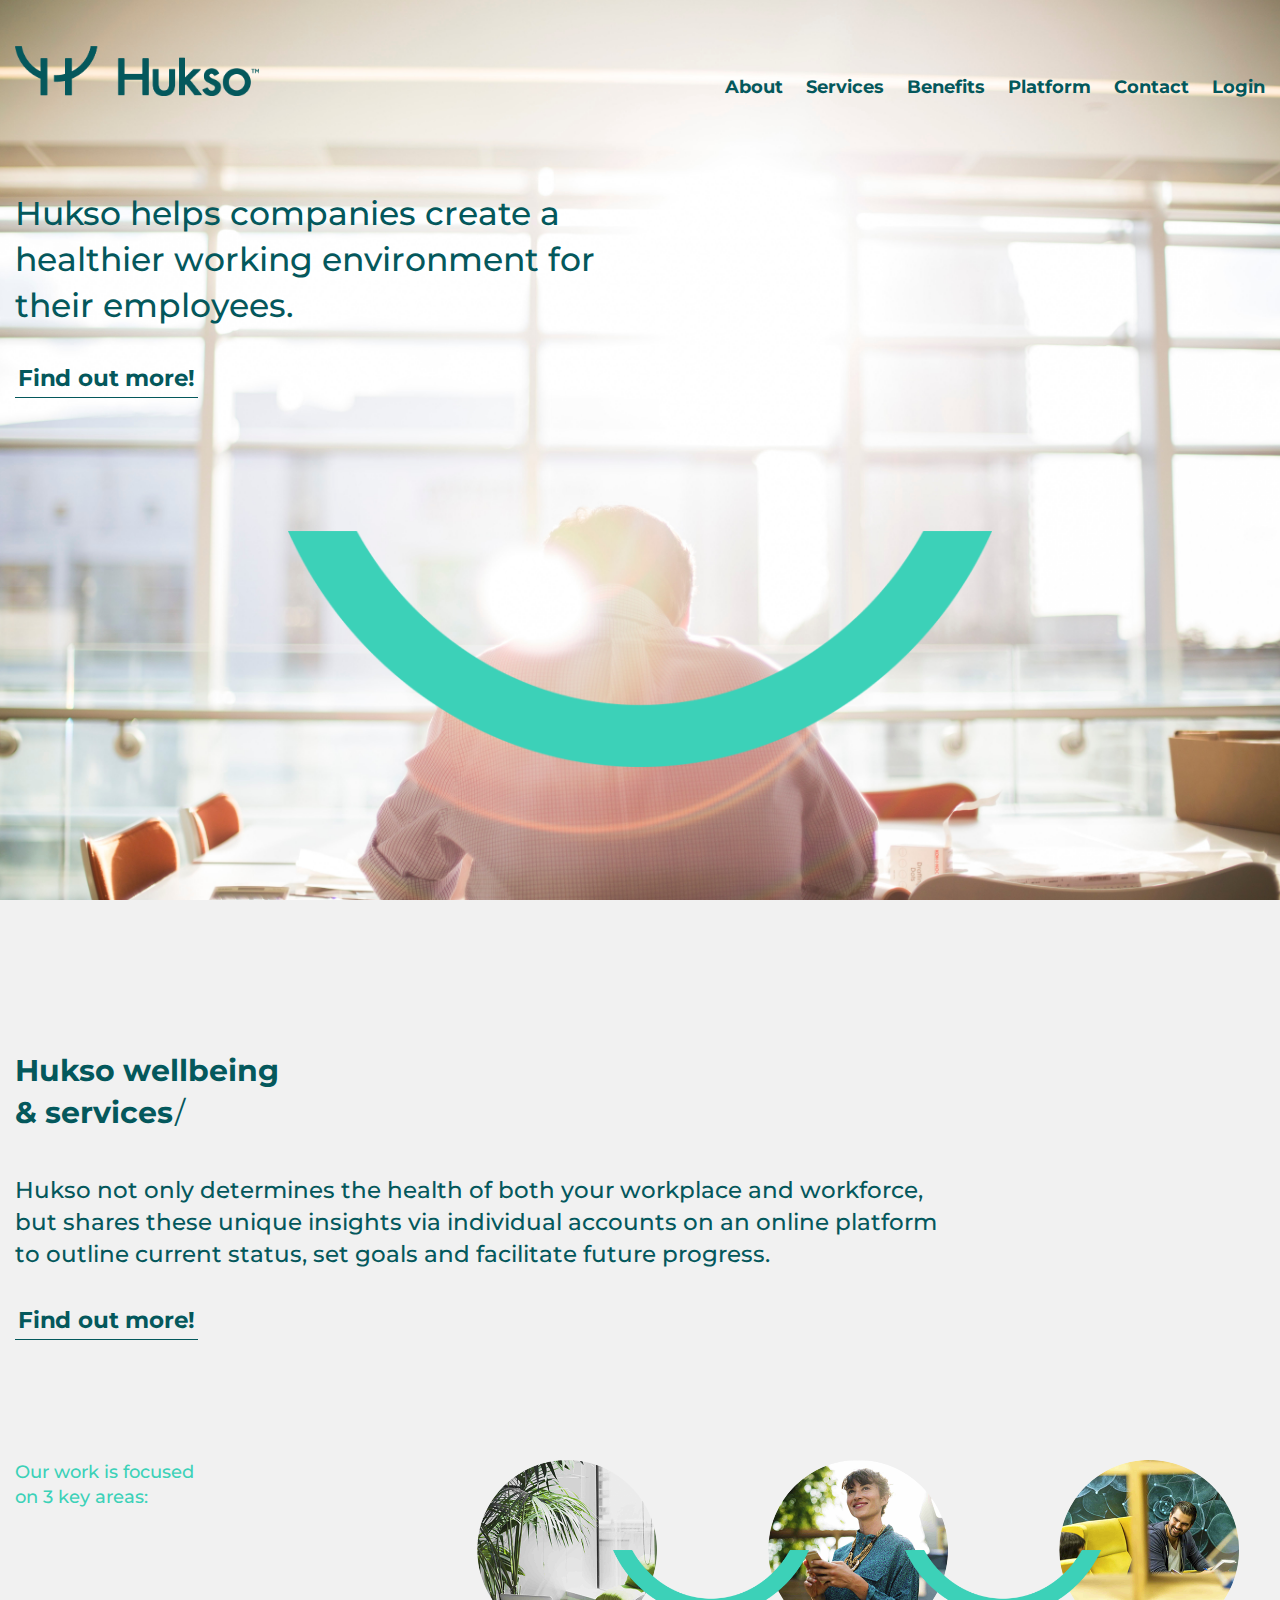
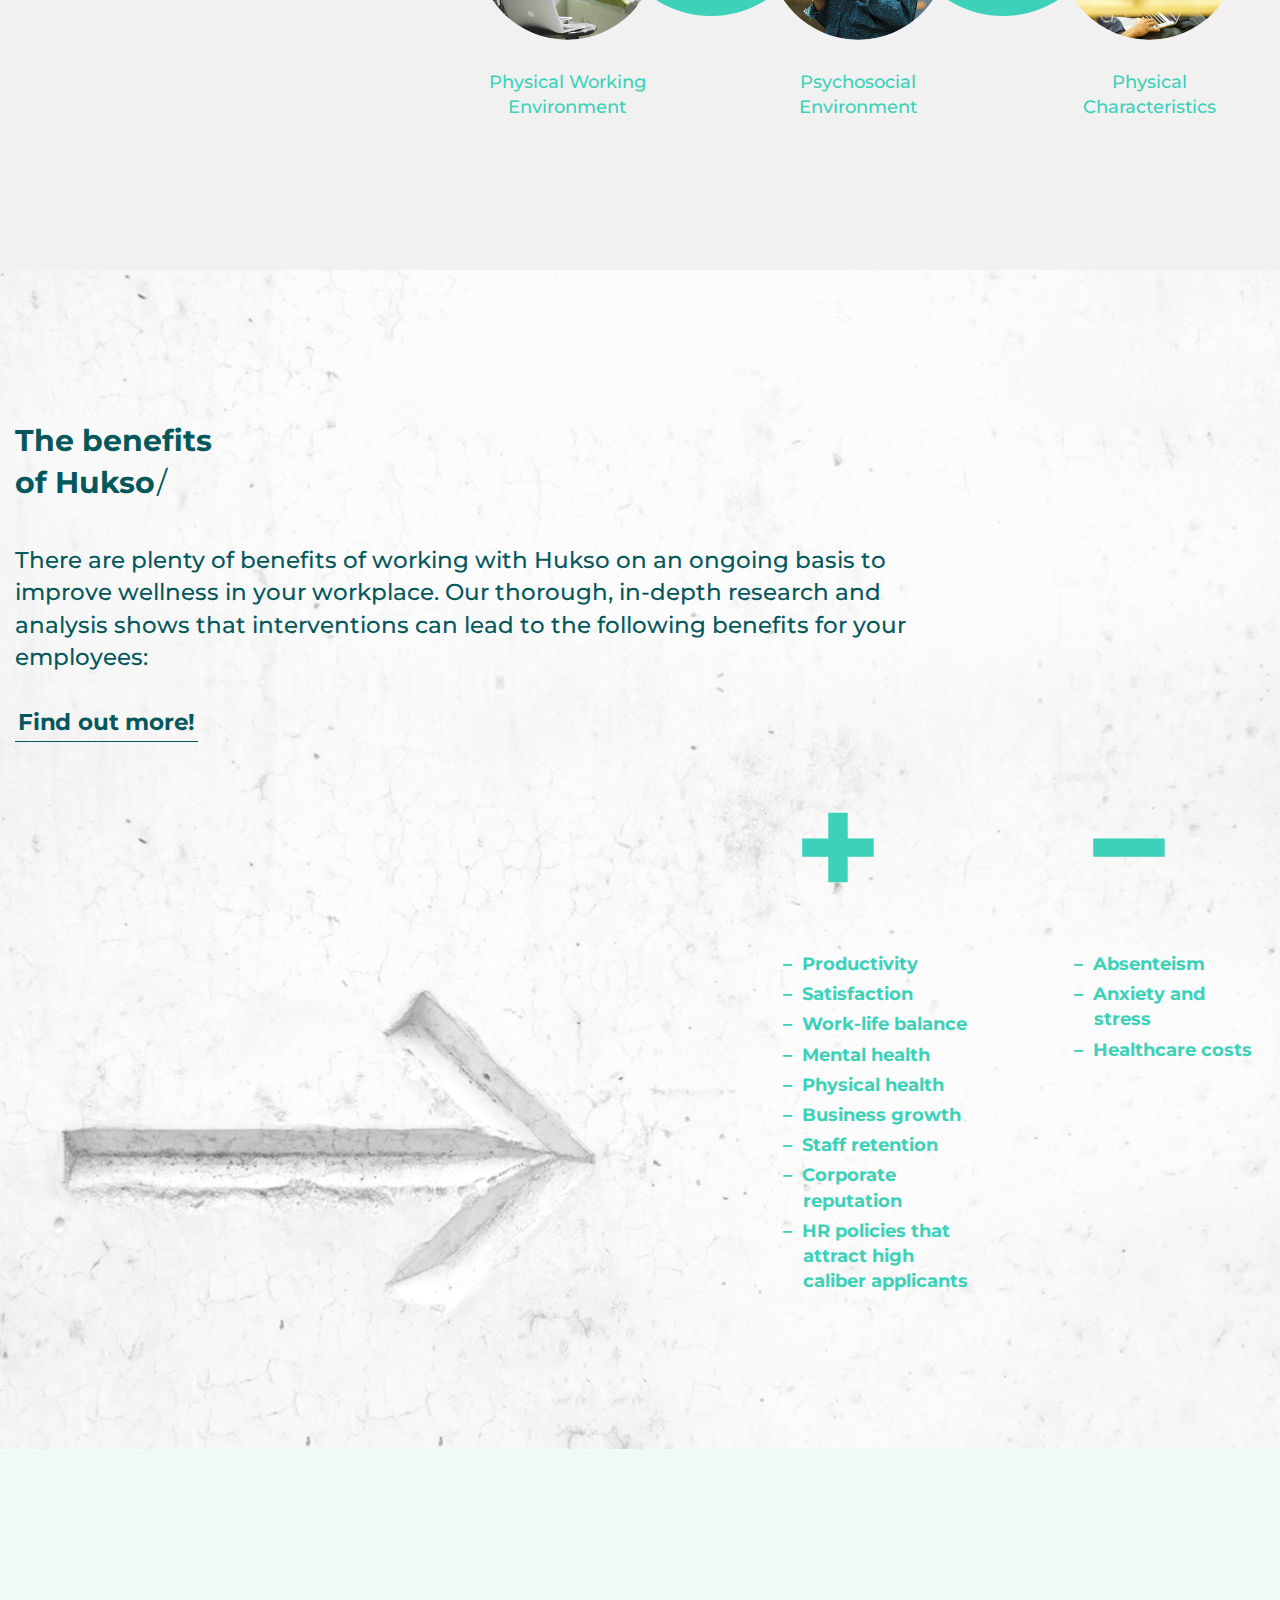
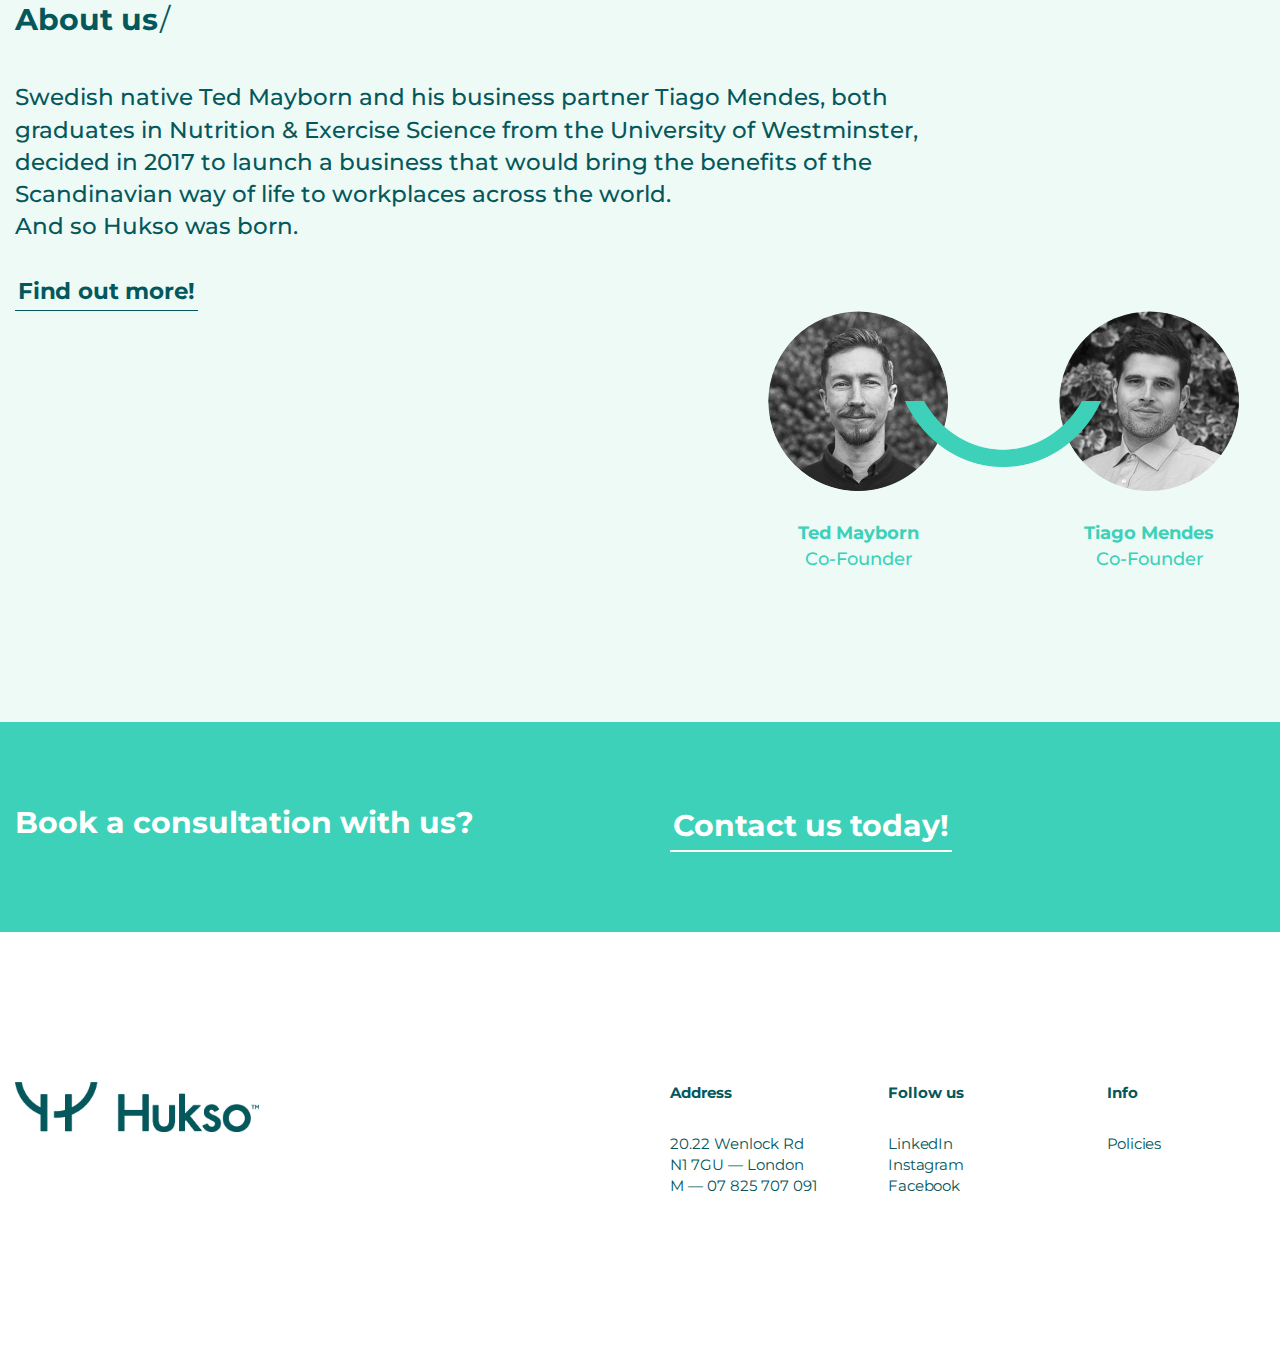
<file: index.html>
<!-- home-page -->

<!DOCTYPE html>
<html lang="en">
<head>
	
	<meta charset="UTF-8">

	<meta name="viewport" content="width=device-width, initial-scale=1">

	<meta name="description" content="Hukso helps companies create a healthier working environment for their employees.">

	<!-- favicon -->
	<link rel="icon" href="assets/img/hukso_icon.ico">

	<!-- Custom CSS -->
	<link rel="stylesheet" href="assets/css/style.css">

	<!-- Google fonts -->
	<link href="https://fonts.googleapis.com/css?family=Montserrat:400,500,700" rel="stylesheet"> 

	<title>Home - Hukso</title>

	<!--[if lt IE 9]> <script src="http://html5shim.googlecode.com/svn/trunk/html5.js"></script> <![endif]-->

</head>

<body class="site">

	<!-- header -->
  <header class="header">

  	<div class="row">

  		<div class="col-1-of-4">

	  		<!-- logo -->
				<a href="index.html" class="header__logo-box">

					<img src="assets/img/hukso-logo.png" alt="logo" class="header__logo">

				</a>

			</div>

			<div class="col-3-of-4">

				<div class="navigation">

					<!-- smaller devices navigation -->
					<input type="checkbox" class="navigation__checkbox" id="navi-toggle">
	
					<label for="navi-toggle" class="navigation__button">
						
						<!-- navigation icon -->
						<span class="navigation__icon"></span>

					</label>

					<!-- smaller devices navigation background -->
					<div class="navigation__background">&nbsp;</div>
					
					<!-- navigation links -->
					<nav class="navigation__nav">
						
						<ul class="navigation__list">
							<li class="navigation__item"><a href="about.html" class="navigation__link">about</a></li>
							<li class="navigation__item"><a href="services.html" class="navigation__link">services</a></li>
							<li class="navigation__item"><a href="benefits.html" class="navigation__link">benefits</a></li>
							<li class="navigation__item"><a href="platform.html" class="navigation__link">platform</a></li>
							<li class="navigation__item"><a href="contact.html" class="navigation__link">contact</a></li>
							<li class="navigation__item"><a href="https://hukso.com/signin" class="navigation__link">login</a></li>
						</ul>

					</nav>

				</div>

			</div>
		
		</div>

  </header>

<!-- Index Hero Section -->
<section class="hero hero__index">

	<div class="row hero__copy">

		<div class="col-2-of-4">

			<h1 class="heading-primary">

				Hukso helps companies create a healthier working environment for their employees.

			</h1>
			
			<a href="services.html" class="btn-text">Find out more!</a>

		</div>

	</div>

	<div class="hero__smile-box">	

		<img src="assets/img/hukso-smile.png" alt="hukso logo" class="hero__smile">

	</div>


</section>

<!-- Index Services Section -->
<section class="index-services u-section-padding">

	<div class="row">

		<div class="col-3-of-4">

			<h2 class="heading-secondary u-margin-bottom-medium">Hukso wellbeing 
				<br>&amp; services<span class="slash">&#47;</span>
			</h2>

			<h3 class="heading-tertiary u-margin-bottom-small">Hukso not only determines the health of both your workplace and workforce, but shares these unique insights via individual accounts on an online platform to outline current status, set goals and facilitate future progress.</h3>

			<a href="services.html" class="btn-text u-margin-bottom-medium">Find out more!</a>

		</div>

	</div>

	<div class="row">

		<div class="col-1-of-3">

			<h4 class="heading-quaternary">Our work is focused<br>on 3 key areas:</h4>
			
		</div>

		<div class="col-2-of-3 u-margin-bottom-none">
			
			<div class="col-1-of-3">
				
				<div class="round-section round-section__smile">

					<figure class="round-section__shape">

						<img src="assets/img/index-services-1-clipped.png" alt="a work desk" class="round-section__img round-section__img--1">

					</figure>

					<h4 class="heading-quaternary">Physical Working  <br>Environment</h4>

				</div>

			</div>

			<div class="col-1-of-3">

				<div class="round-section round-section__smile">

					<figure class="round-section__shape">

						<img src="assets/img/index-services-2-clipped.png" alt="a colleague texting on her phone" class="round-section__img round-section__img--2">

					</figure>

					<h4 class="heading-quaternary">Psychosocial  <br>Environment</h4>

				</div>

			</div>

			<div class="col-1-of-3 u-margin-bottom-none">
				
				<div class="round-section">

					<figure class="round-section__shape">

						<img src="assets/img/index-services-3-clipped.png" alt="colleagues discussing" class="round-section__img round-section__img--3">

					</figure>

					<h4 class="heading-quaternary">Physical <br>Characteristics</h4>

				</div>

			</div>

		</div>

	</div>

</section>

<!-- Index Benefits Section -->
<section id="index-benefits" class="index-benefits u-section-padding">

	<div class="row">

		<div class="col-3-of-4 u-margin-bottom-none">

			<h2 class="heading-secondary u-margin-bottom-medium">The benefits
				<br>of Hukso<span class="slash">&#47;</span>
			</h2>

			<h3 class="heading-tertiary u-margin-bottom-small">There are plenty of benefits of working with Hukso on an ongoing basis to improve wellness in your workplace. Our thorough, in-depth research and analysis shows that interventions can lead to the following benefits for your employees:</h3>

			<a href="benefits.html" class="btn-text">Find out more!</a>

		</div>

	</div>	

		<div class="row">

		<div class="col-2-of-3">

			<div class="col-2-of-3">

				<div class="col-1-of-2 benefits-floated">
			
					<div class="index-benefits__list-box--1">
						
						<span class="index-benefits__sign">&plus;</span>

						<ul class="index-benefits__list heading-quaternary">
							<li>Productivity</li>
							<li>Satisfaction</li>
							<li>Work-life balance</li>
							<li>Mental health</li>
							<li>Physical health</li>
							<li>Business growth</li>
							<li>Staff retention</li>
							<li>Corporate reputation</li>
							<li>HR policies that attract high caliber applicants</li>
						</ul>

					</div>

				</div>

				<div class="col-1-of-2">

					<div class="index-benefits__list-box--2">
						
					<span class="index-benefits__sign">&minus;</span>

						<ul class="index-benefits__list heading-quaternary">
							<li>Absenteism</li>
							<li>Anxiety and stress</li>
							<li>Healthcare costs</li>
						</ul>

					</div>

				</div>

			</div>

		</div>

	</div>

</section>

<!-- Index About Section -->
<section class="index-about u-section-padding">

	<div class="row">

		<div class="col-3-of-4">

			<h2 class="heading-secondary u-margin-bottom-medium">About us<span class="slash">&#47;</span>
			</h2>

			<h3 class="heading-tertiary u-margin-bottom-small">Swedish native Ted Mayborn and his business partner Tiago Mendes, both graduates in Nutrition &amp; Exercise Science from the University of Westminster, decided in 2017 to launch a business that would bring the benefits of the Scandinavian way of life to workplaces across the world. <br>And so Hukso was born.
			</h3>

			<a href="about.html" class="btn-text u-margin-bottom-medium">Find out more!</a>

		</div>

	</div>

	<div class="row">

		<div class="col-2-of-3 float-right u-margin-bottom-none">
			
			<div class="col-1-of-3 u-margin-bottom-none">&nbsp;</div>

			<div class="col-1-of-3">

				<a href="about.html#about-team" class="member">

					<div class="round-section round-section__smile">

						<figure class="round-section__shape">

							<img src="assets/img/ted-clipped.png" alt="Ted Mayborn CEO" class="team-member__img team-member__img--ted round-section__img--4">

						</figure>

						<h4 class="heading-quaternary"><span class="ceo">Ted Mayborn</span>Co-Founder</h4>

					</div>

				</a>

			</div>

			<div class="col-1-of-3 u-margin-bottom-none">

				<a href="about.html#about-team" class="member">

				
				<div class="round-section">

					<figure class="round-section__shape">

						<img src="assets/img/tiago-clipped.png" alt="Tiago Mendes COO" class="team-member__img team-member__img--tiago round-section__img--5">

					</figure>

					<h4 class="heading-quaternary"><span class="ceo">Tiago Mendes</span>Co-Founder</h4>

				</div>

				</a>

			</div>

		</div>

	</div>

</section>

<!-- Call To Action -->
<section class="call-to-action">
	
	<div class="row">

		<div class="col-1-of-2">

			<h2 class="heading-secondary u-margin-bottom-none">Book a consultation with us?</h2>

		</div>

		<div class="col-1-of-2 u-margin-bottom-none">

			<a href="contact.html" class="btn-text btn-text--cta">Contact us today!</a>

		</div>

	</div>

</section>

<!-- Footer -->
<footer class="footer u-section-padding">

  <div class="row">

    <div class="col-1-of-2">
      <a href="index.html"><img src="assets/img/hukso-logo.png" alt="logo" class="footer__logo"></a>
    </div>

    <div class="col-1-of-2 u-margin-bottom-none contact-menu">
      
      <div class="col-1-of-3">

        <p class="paragraph u-text-bold">Address</p>

        <ul class="paragraph"> 
          <li>20.22 Wenlock Rd</li>
          <li>N1 7GU &mdash; London</li>          
          <li>M &mdash; 07 825 707 091</li>
        </ul>

      </div>

      <div class="col-1-of-3">
        
        <p class="paragraph u-text-bold">Follow us</p>

        <ul class="paragraph social-media">

          <li><a href="https://uk.linkedin.com/in/ted-mayborn-b1b30913" target="_blank" class="btn-text btn-text--footer">LinkedIn</a></li>

          <li><a href="https://www.instagram.com/hukso/" target="_blank" class="btn-text btn-text--footer">Instagram</a></li>

          <li><a href="https://www.facebook.com/huksoltd/" target="_blank" class="btn-text btn-text--footer">Facebook</a></li>

        </ul>

      </div>

      <div class="col-1-of-3 u-margin-bottom-none">
        
        <p class="paragraph u-text-bold">Info</p>

        <a href="policies.html" class="btn-text btn-text--footer">Policies</a>

      </div>

    </div>

  </div>

</footer>

</body> <!-- end of site -->

</html>
</file>
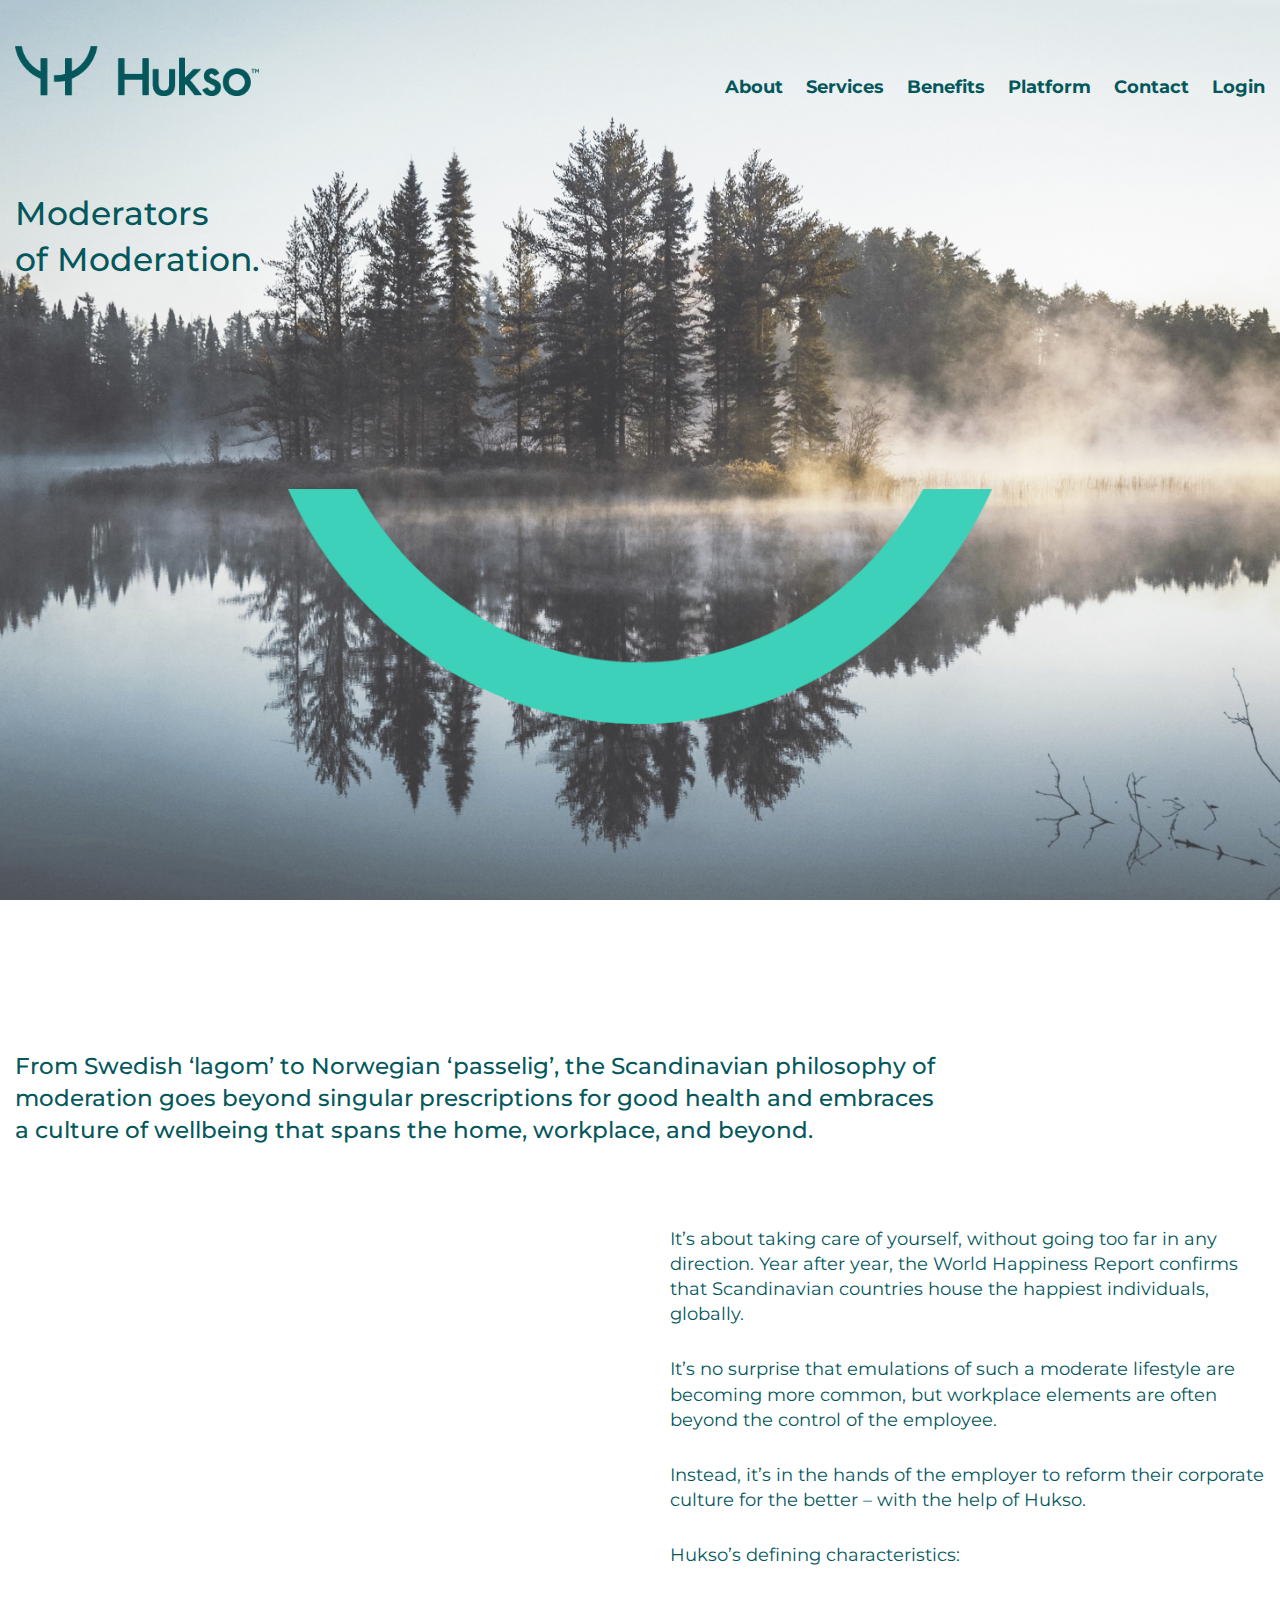
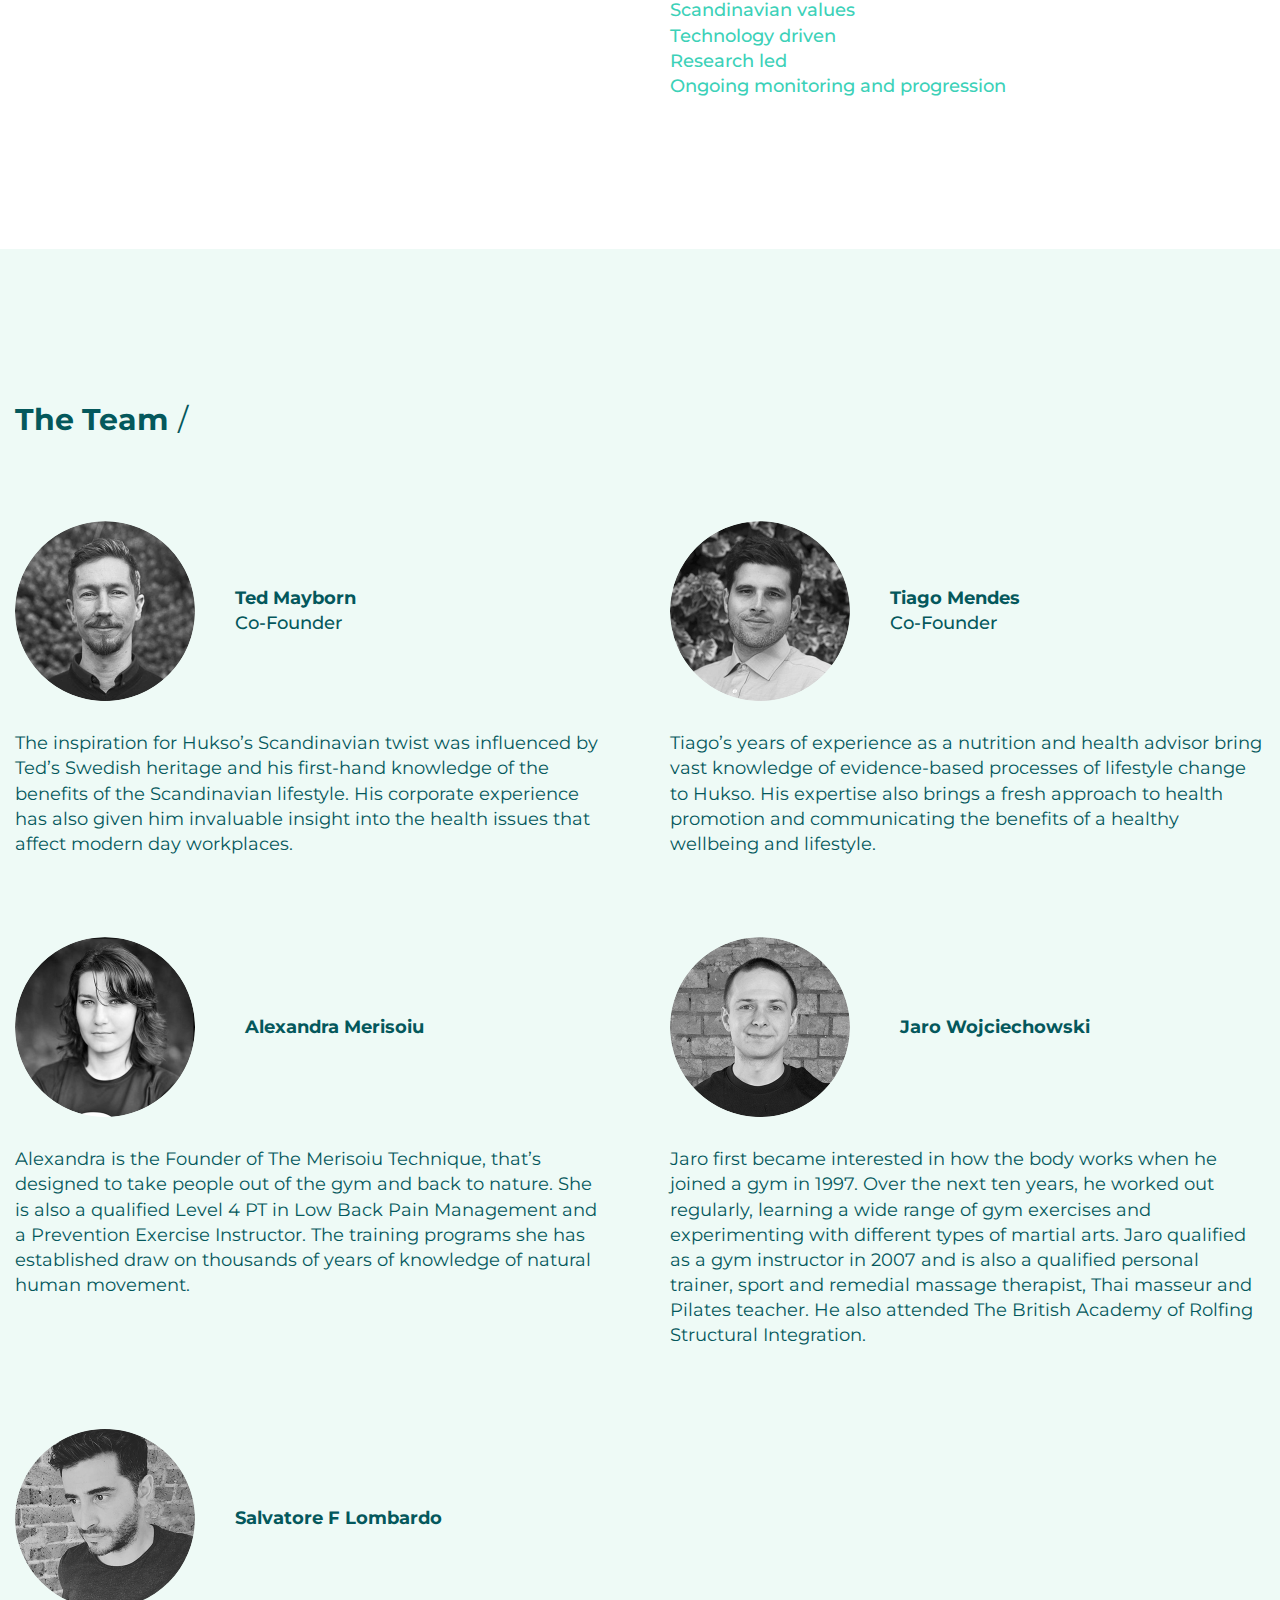
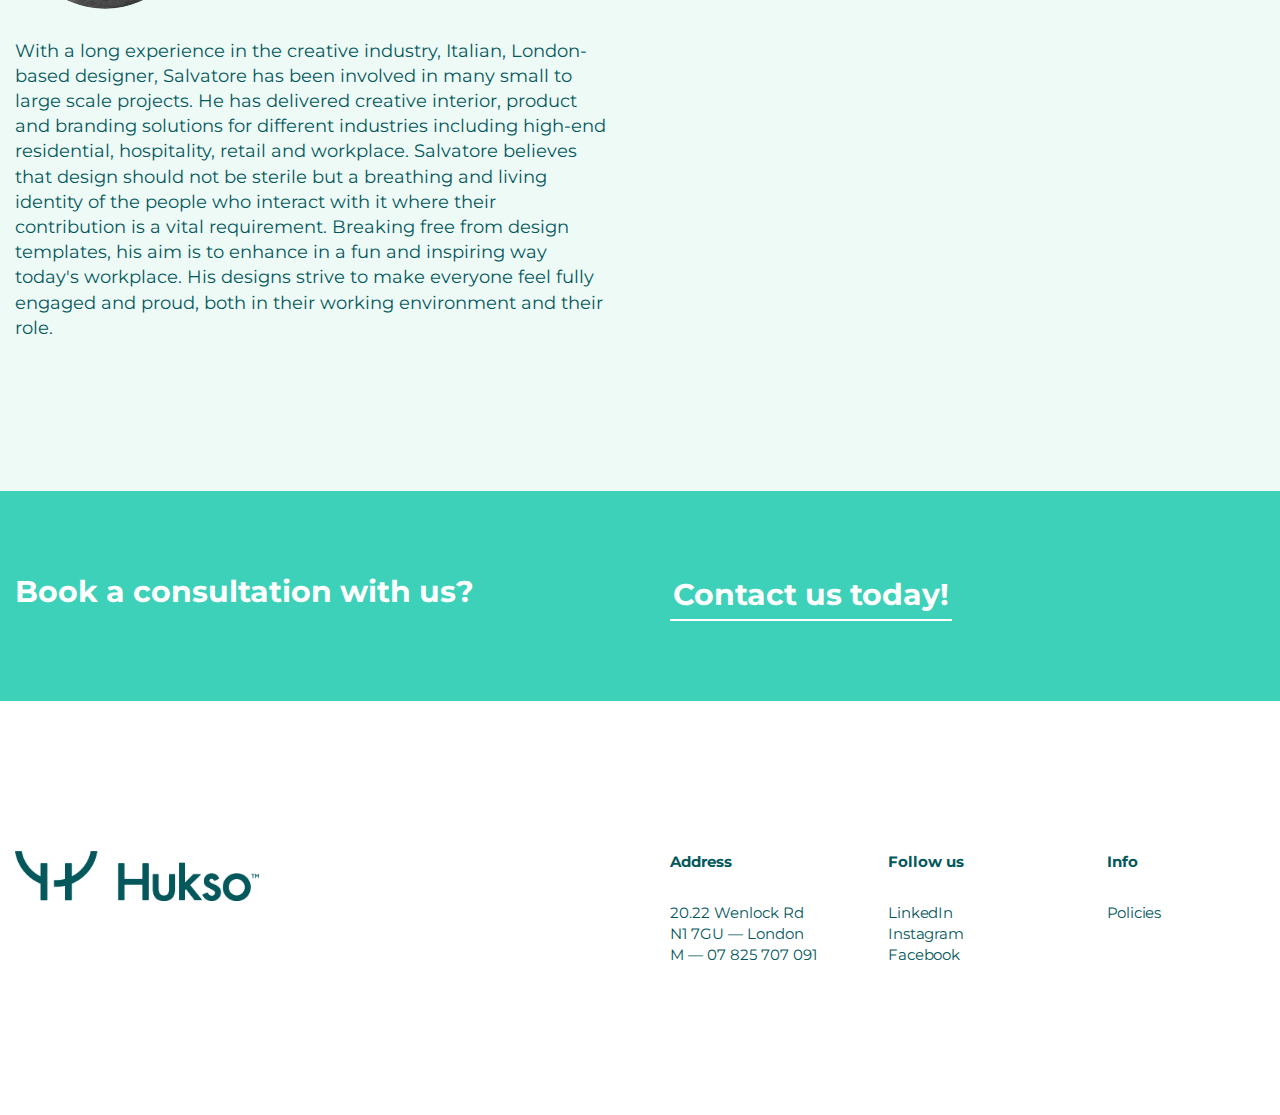
<file: about.html>
<!-- about-page -->

<!DOCTYPE html>
<html lang="en">
<head>

	<meta charset="UTF-8">
	
	<meta name="viewport" content="width=device-width, initial-scale=1">

	<meta name="description" content="Hukso uses a unique combination of assessments to gather the vital data needed to generate corporate wellness recommendations for our clients.">

	<!-- favicon -->
	<link rel="icon" href="assets/img/hukso_icon.ico">

	<!-- Custom CSS -->
	<link rel="stylesheet" href="assets/css/style.css">

	<!-- Google fonts -->
	<link href="https://fonts.googleapis.com/css?family=Montserrat:400,500,700" rel="stylesheet"> 

	<title>About - Hukso</title>

	<!--[if lt IE 9]> <script src="http://html5shim.googlecode.com/svn/trunk/html5.js"></script> <![endif]-->

</head>

<body class="site">

	<!-- header -->
  <header class="header">

  	<div class="row">

  		<div class="col-1-of-4">

	  		<!-- logo -->
				<a href="index.html" class="header__logo-box">

					<img src="assets/img/hukso-logo.png" alt="logo" class="header__logo">

				</a>

			</div>

			<div class="col-3-of-4">

				<div class="navigation">

					<!-- smaller devices navigation -->
					<input type="checkbox" class="navigation__checkbox" id="navi-toggle">
	
					<label for="navi-toggle" class="navigation__button">
						
						<!-- navigation icon -->
						<span class="navigation__icon"></span>

					</label>

					<!-- smaller devices navigation background -->
					<div class="navigation__background">&nbsp;</div>
					
					<!-- navigation links -->
					<nav class="navigation__nav">
						
						<ul class="navigation__list">
							<li class="navigation__item"><a href="about.html" class="navigation__link">about</a></li>
							<li class="navigation__item"><a href="services.html" class="navigation__link">services</a></li>
							<li class="navigation__item"><a href="benefits.html" class="navigation__link">benefits</a></li>
							<li class="navigation__item"><a href="platform.html" class="navigation__link">platform</a></li>
							<li class="navigation__item"><a href="contact.html" class="navigation__link">contact</a></li>
							<li class="navigation__item"><a href="https://hukso.com/signin" class="navigation__link">login</a></li>
						</ul>

					</nav>

				</div>

			</div>
		
		</div>

  </header>

<!-- About Hero Section -->
<section class="hero hero__about">
	
	<div class="row hero__copy">

		<div class="col-2-of-4">

			<h1 class="heading-primary">

				Moderators <br>of Moderation.

			</h1>

		</div>

	</div>
	
	<div class="hero__smile-box">

		<img src="assets/img/hukso-smile.png" alt="hukso logo" class="hero__smile">

	</div>

</section>

<!-- About Scandinavian Section -->
<section class="about-scandinavian u-section-padding">
	
	<div class="row">

		<div class="col-3-of-4">

			<h3 class="heading-tertiary">
				From Swedish ‘lagom’ to Norwegian ‘passelig’, the Scandinavian philosophy of moderation goes beyond singular prescriptions for good health and embraces a culture of wellbeing that spans the home, workplace, and beyond. 
			</h3>

		</div>

	</div>

	<div class="row">
		
		<div class="col-1-of-2 float-right u-margin-bottom-none">

			<p class="paragraph">
				It’s about taking care of yourself, without going too far in any direction. Year after year, the World Happiness Report confirms that Scandinavian countries house the happiest individuals, globally.
			</p>

			<p class="paragraph">
				It’s no surprise that emulations of such a moderate lifestyle are becoming more common, but workplace elements are often beyond the control of the employee. 			
			</p>

			<p class="paragraph">Instead, it’s in the hands of the employer to reform their corporate culture for the better – with the help of Hukso.</p>

			<p class="paragraph">Hukso’s defining characteristics:</p>

			<ul class="corporate-stats-list">
				<li>Scandinavian values</li>
				<li>Technology driven</li>
				<li>Research led</li>
				<li>Ongoing monitoring and progression</li>
			</ul>

		</div>
	</div>

</section>

<!-- About Team Section -->
<section id="about-team" class="about-team u-section-padding">
	
	<div class="row">
	
		<h2 class="heading-secondary">The Team <span class="slash">&#47;</span></h2>		

	</div>

	<div class="row">

		<div class="col-1-of-2">
			
			<figure class="team-member">

				<div class="team-member__id">
				
					<div class="team-member__shape">

						<img src="assets/img/ted-clipped.png" alt="Ted Mayborn CEO" class="team-member__img team-member__img--ted">

					</div>

					<h4 class="heading-quaternary team-member__name"><span class="ceo">Ted Mayborn</span>Co-Founder</h4>

				</div>

				<figcaption class="paragraph team-member__story">
					The inspiration for Hukso’s Scandinavian twist was influenced by Ted’s Swedish heritage and his first-hand knowledge of the benefits of the Scandinavian lifestyle. His corporate experience has also given him invaluable insight into the health issues that affect modern day workplaces.

				</figcaption>

			</figure>

		</div>

		<div class="col-1-of-2">

			<figure class="team-member">

				<div class="team-member__id">
				
					<div class="team-member__shape">

						<img src="assets/img/tiago-clipped.png" alt="Tiago Mendes CEO" class="team-member__img team-member__img--tiago">

					</div>

					<h4 class="heading-quaternary team-member__name"><span class="ceo">Tiago Mendes</span>Co-Founder</h4>

				</div>

				<figcaption class="paragraph team-member__story">
					Tiago’s years of experience as a nutrition and health advisor bring vast knowledge of evidence-based processes of lifestyle change to Hukso. His expertise also brings a fresh approach to health promotion and communicating the benefits of a healthy wellbeing and lifestyle.

				</figcaption>

			</figure>		

		</div>

	</div>

	<div class="row">

		<div class="col-1-of-2">
			
			<figure class="team-member team-member__link">

				<a href="https://themerisoiutechnique.com/"  target="_blank">

					<div class="team-member__id">
					
						<div class="team-member__shape">

							<img src="assets/img/alexandra-clipped.png" alt="Alexandra Merisoiu CEO" class="team-member__img team-member__img--alexandra">

						</div>

						<h4 class="heading-quaternary team-member__name"><span class="ceo">Alexandra Merisoiu</span></h4>

					</div>

					<figcaption class="paragraph team-member__story">
						Alexandra is the Founder of The Merisoiu Technique, that’s designed to take people out of the gym and back to nature. She is also a qualified Level 4 PT in Low Back Pain Management and a Prevention Exercise Instructor. The training programs she has established draw on thousands of years of knowledge of natural human movement.

					</figcaption>

				</a>

			</figure>

		</div>

		<div class="col-1-of-2">

			<figure class="team-member  team-member__link u-margin-bottom-none">

				<a href="https://www.rolfing-fitsmile-london.co.uk/rolfing-in-london/" target="_blank" class="team-member__wrapper">

					<div class="team-member__id">
					
						<div class="team-member__shape">

							<img src="assets/img/jaro-clipped.png" alt="Jaro Wojciechowski CEO" class="team-member__img team-member__img--jaro">

						</div>

						<h4 class="heading-quaternary team-member__name"><span class="ceo">Jaro Wojciechowski</span></h4>

					</div>

					<figcaption class="paragraph team-member__story">
						Jaro first became interested in how the body works when he joined a gym in 1997. Over the next ten years, he worked out regularly, learning a wide range of gym exercises and experimenting with different types of martial arts. Jaro qualified as a gym instructor in 2007 and is also a qualified personal trainer, sport and remedial massage therapist, Thai masseur and Pilates teacher. He also attended The British Academy of Rolfing Structural Integration.

					</figcaption>
				
				</a>	

			</figure>

		</div>

	</div>

	<div class="row">
		
		<div class="col-1-of-2 u-margin-bottom-none">

			<figure class="team-member u-margin-bottom-none">

				<div class="team-member__id">
				
					<div class="team-member__shape">

						<img src="assets/img/salvatore-clipped.png" alt="Salvatore interior designer" class="team-member__img team-member__img--salvatore">

					</div>

					<h4 class="heading-quaternary team-member__name"><span class="ceo">Salvatore F Lombardo</span></h4>

				</div>

				<figcaption class="paragraph team-member__story">
					With a long experience in the creative industry, Italian, London-based designer, Salvatore  has been involved in many small to large scale projects. 
He has delivered creative interior, product and branding solutions for different industries including high-end residential, hospitality, retail and workplace. 
Salvatore believes that design should not be sterile but a breathing and living identity of the people who interact with it where their contribution is a vital requirement.
Breaking free from design templates, his aim is to enhance in a fun and inspiring way today's workplace. His designs strive to make everyone feel fully engaged and proud, both in their working environment and their role.

				</figcaption>
			
			</figure>	

		</div>			

	</div>	

</section>

<!-- Call To Action -->
<section class="call-to-action">
	
	<div class="row">

		<div class="col-1-of-2">

			<h2 class="heading-secondary u-margin-bottom-none">Book a consultation with us?</h2>

		</div>

		<div class="col-1-of-2 u-margin-bottom-none">

			<a href="contact.html" class="btn-text btn-text--cta">Contact us today!</a>

		</div>

	</div>

</section>

<!-- Footer -->
<footer class="footer u-section-padding">

  <div class="row">

    <div class="col-1-of-2">
      <a href="index.html"><img src="assets/img/hukso-logo.png" alt="logo" class="footer__logo"></a>
    </div>

    <div class="col-1-of-2 u-margin-bottom-none contact-menu">
      
      <div class="col-1-of-3">

        <p class="paragraph u-text-bold">Address</p>

        <ul class="paragraph"> 
          <li>20.22 Wenlock Rd</li>
          <li>N1 7GU &mdash; London</li>          
          <li>M &mdash; 07 825 707 091</li>
        </ul>

      </div>

      <div class="col-1-of-3">
        
        <p class="paragraph u-text-bold">Follow us</p>

        <ul class="paragraph social-media">

          <li><a href="https://uk.linkedin.com/in/ted-mayborn-b1b30913" target="_blank" class="btn-text btn-text--footer">LinkedIn</a></li>

          <li><a href="https://www.instagram.com/hukso/" target="_blank" class="btn-text btn-text--footer">Instagram</a></li>

          <li><a href="https://www.facebook.com/huksoltd/" target="_blank" class="btn-text btn-text--footer">Facebook</a></li>

        </ul>

      </div>

      <div class="col-1-of-3 u-margin-bottom-none">
        
        <p class="paragraph u-text-bold">Info</p>

        <a href="policies.html" class="btn-text btn-text--footer">Policies</a>

      </div>

    </div>

  </div>

</footer>

</body> <!-- end of site -->

</html>
</file>
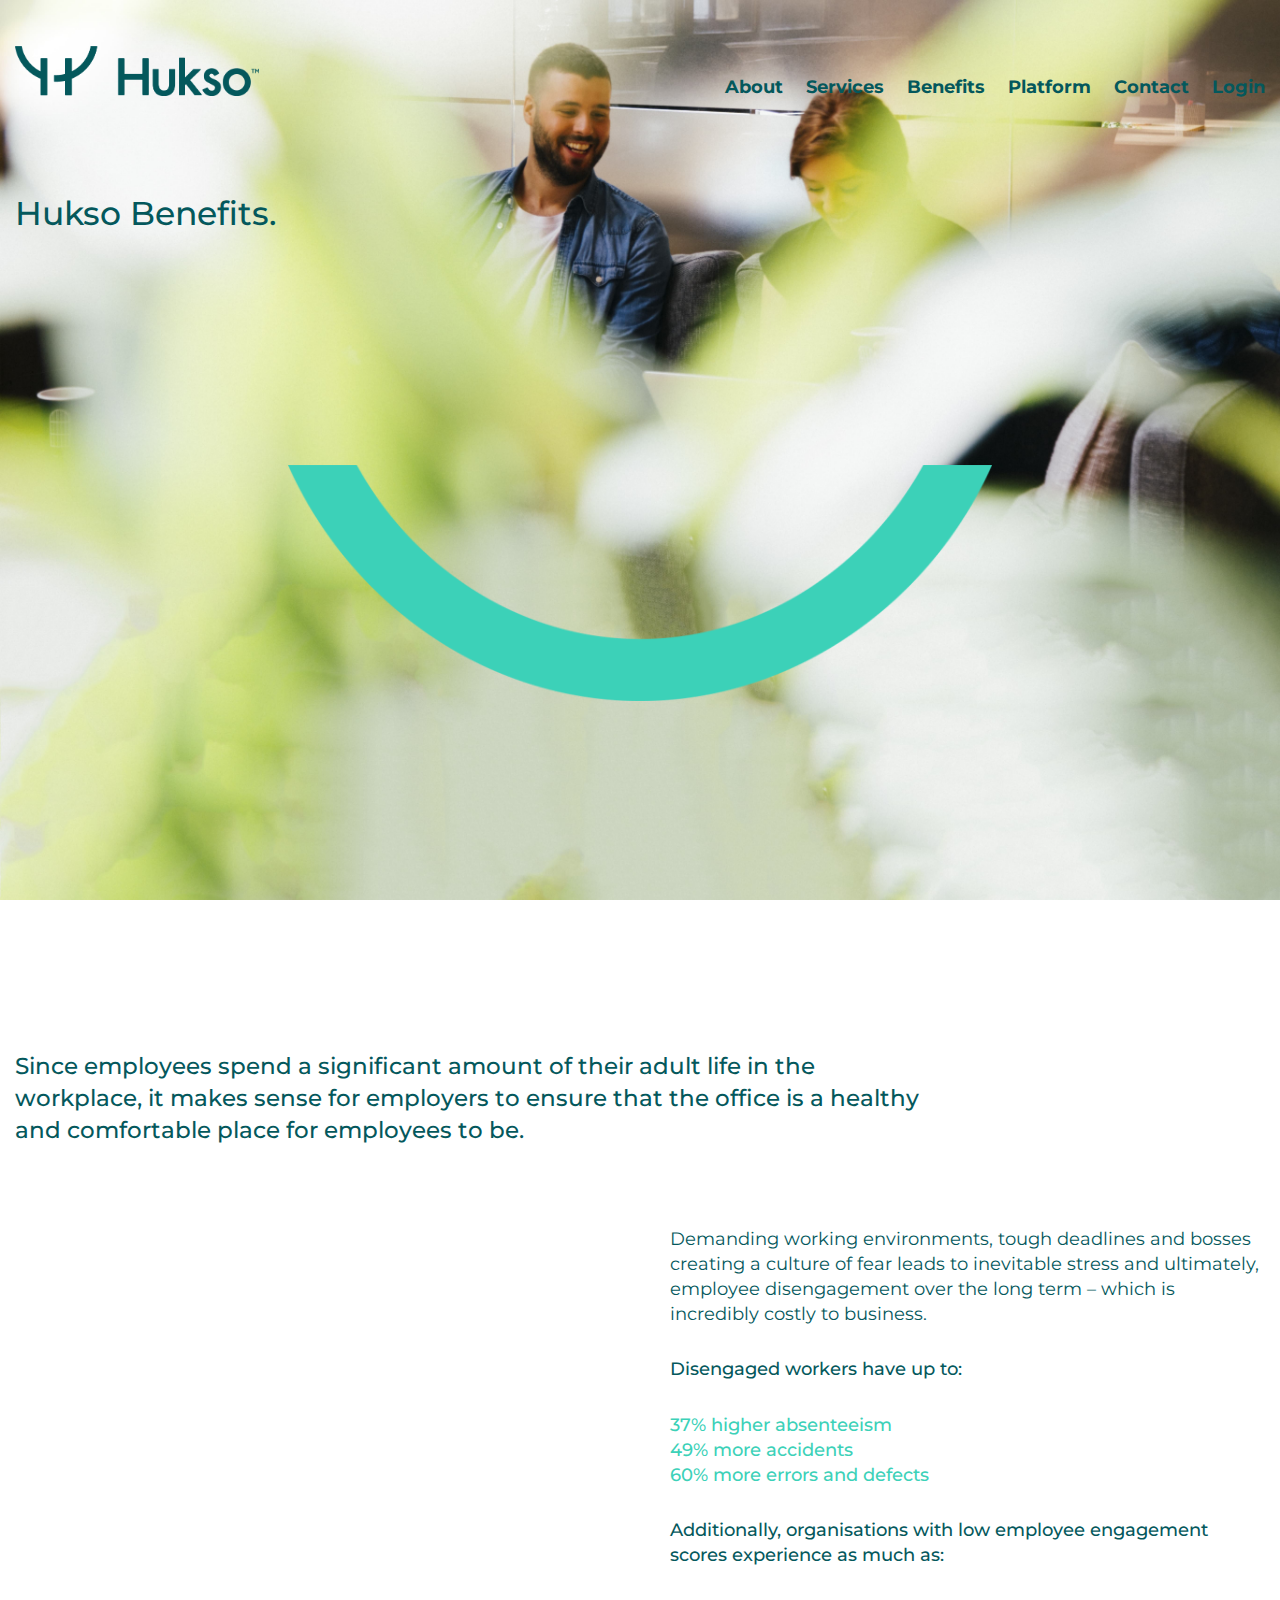
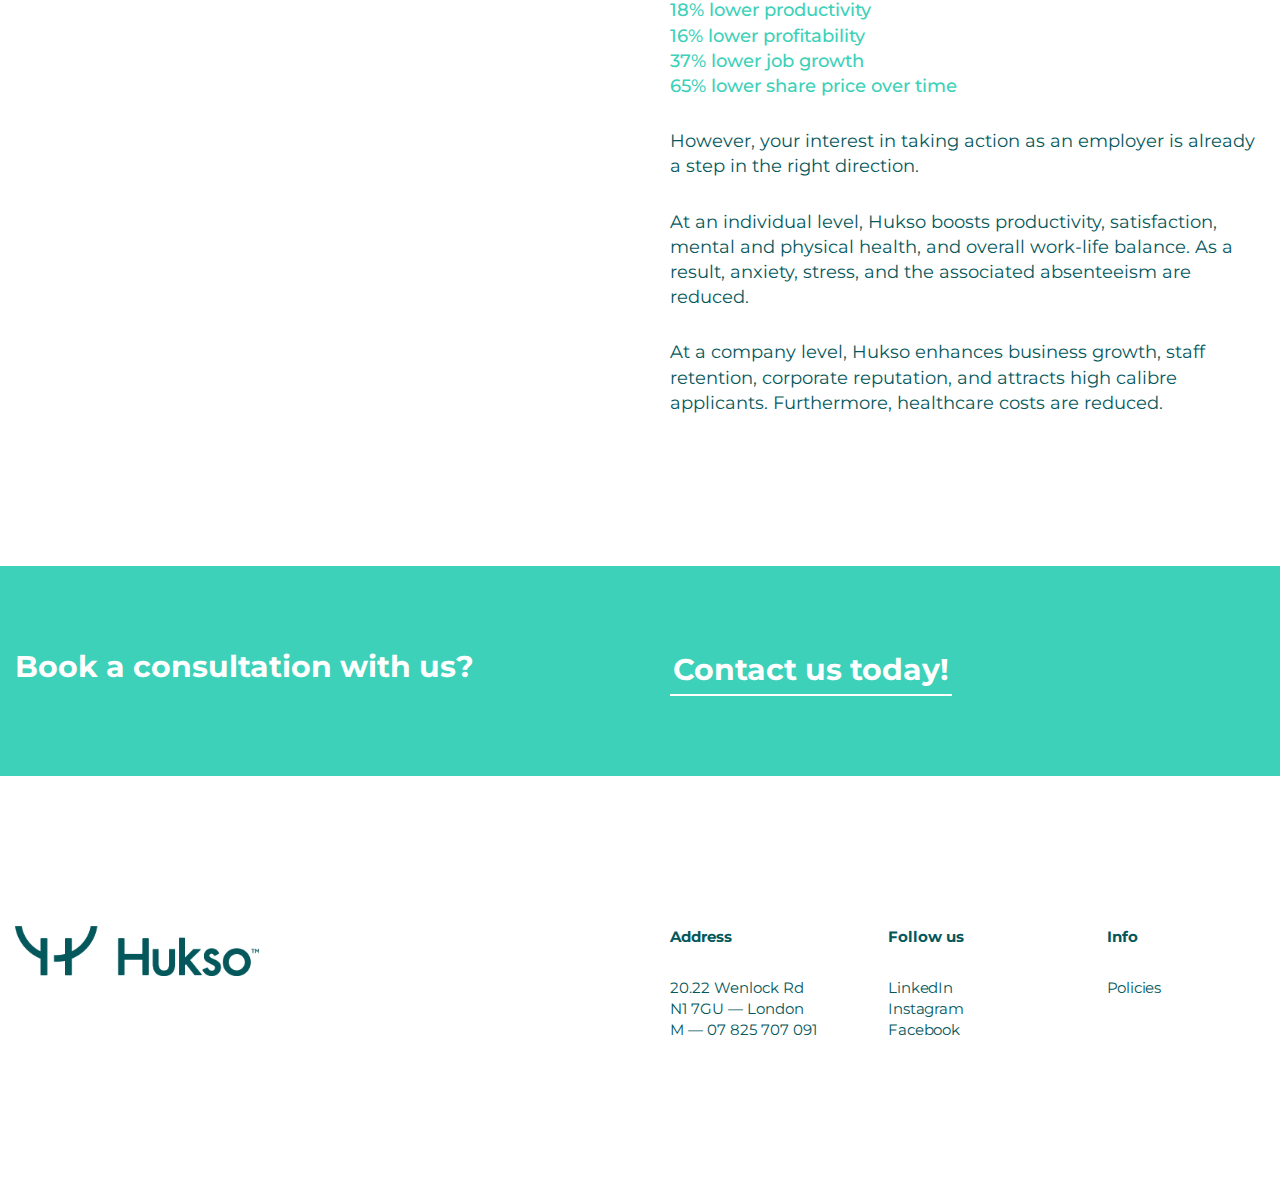
<file: benefits.html>
<!-- benefits-page -->

<!DOCTYPE html>
<html lang="en">
<head>

	<meta charset="UTF-8">
	
	<meta name="viewport" content="width=device-width, initial-scale=1">

	<meta name="description" content="Since employees spend a significant amount of their adult life in the workplace, it makes sense for employers to ensure that the office is a healthy and comfortable place for employees to be.">

	<!-- favicon -->
	<link rel="icon" href="assets/img/hukso_icon.ico">

	<!-- Custom CSS -->
	<link rel="stylesheet" href="assets/css/style.css">

	<!-- Google fonts -->
	<link href="https://fonts.googleapis.com/css?family=Montserrat:400,500,700" rel="stylesheet"> 

	<title>Benefits - Hukso</title>

	<!--[if lt IE 9]> <script src="http://html5shim.googlecode.com/svn/trunk/html5.js"></script> <![endif]-->

</head>

<body class="site">

	<!-- header -->
  <header class="header">

  	<div class="row">

  		<div class="col-1-of-4">

	  		<!-- logo -->
				<a href="index.html" class="header__logo-box">

					<img src="assets/img/hukso-logo.png" alt="logo" class="header__logo">

				</a>

			</div>

			<div class="col-3-of-4">

				<div class="navigation">

					<!-- smaller devices navigation -->
					<input type="checkbox" class="navigation__checkbox" id="navi-toggle">
	
					<label for="navi-toggle" class="navigation__button">
						
						<!-- navigation icon -->
						<span class="navigation__icon"></span>

					</label>

					<!-- smaller devices navigation background -->
					<div class="navigation__background">&nbsp;</div>
					
					<!-- navigation links -->
					<nav class="navigation__nav">
						
						<ul class="navigation__list">
							<li class="navigation__item"><a href="about.html" class="navigation__link">about</a></li>
							<li class="navigation__item"><a href="services.html" class="navigation__link">services</a></li>
							<li class="navigation__item"><a href="benefits.html" class="navigation__link">benefits</a></li>
							<li class="navigation__item"><a href="platform.html" class="navigation__link">platform</a></li>
							<li class="navigation__item"><a href="contact.html" class="navigation__link">contact</a></li>
							<li class="navigation__item"><a href="https://hukso.com/signin" class="navigation__link">login</a></li>
						</ul>

					</nav>

				</div>

			</div>
		
		</div>

  </header>

<!-- Benefits Hero Section -->
<section class="hero hero__benefits">
	
	<div class="row hero__copy">

		<div class="col-2-of-4">

			<h1 class="heading-primary">

				Hukso Benefits.

			</h1>
			
		</div>

	</div>

	<div class="hero__smile-box">	

		<img src="assets/img/hukso-smile.png" alt="hukso logo" class="hero__smile">

	</div>
			
</section>

<!-- Benefits Corporate Section -->
<section class="benefits-corporate u-section-padding">
	
	<div class="row">

		<div class="col-3-of-4">
			
			<h3 class="heading-tertiary">
				Since employees spend a significant amount of their adult life in the workplace, it makes sense for employers to ensure that the office is a healthy and comfortable place for employees to be. 
			</h3>

		</div>

	</div>

	<div class="row">

		<div class="col-1-of-2 float-right u-margin-bottom-none">
			
			<p class="paragraph">Demanding working environments, tough deadlines and bosses creating a culture of fear leads to inevitable stress and ultimately, employee disengagement over the long term – which is incredibly costly to business.</p>

			<p class="paragraph semi-bold">Disengaged workers have up to: </p>

			<p class="paragraph">

				<ul class="corporate-stats-list u-margin-bottom-small">
					<li>37% higher absenteeism</li>
					<li>49% more accidents</li>
					<li>60% more errors and defects</li>
				</ul>
				
			</p>
			
			<p class="paragraph semi-bold">Additionally, organisations with low employee engagement scores experience as much as: </p>

			<p class="paragraph">

				<ul class="corporate-stats-list u-margin-bottom-small">
					<li>18% lower productivity</li>
					<li>16% lower profitability</li>
					<li>37% lower job growth</li>
					<li>65% lower share price over time</li>
				</ul>
				
			</p>

			<p class="paragraph">
				However, your interest in taking action as an employer is already a step in the right direction.</p>

			<p class="paragraph">
				At an individual level, Hukso boosts productivity, satisfaction, mental and physical health, and overall work-life balance. As a result, anxiety, stress, and the associated absenteeism are reduced.</p>

			<p class="paragraph">At a company level, Hukso enhances business growth, staff retention, corporate reputation, and attracts high calibre applicants. Furthermore, healthcare costs are reduced.</p>

		</div>

	</div>

</section>

<!-- Call To Action -->
<section class="call-to-action">
	
	<div class="row">

		<div class="col-1-of-2">

			<h2 class="heading-secondary u-margin-bottom-none">Book a consultation with us?</h2>

		</div>

		<div class="col-1-of-2 u-margin-bottom-none">

			<a href="contact.html" class="btn-text btn-text--cta">Contact us today!</a>

		</div>

	</div>

</section>

<!-- Footer -->
<footer class="footer u-section-padding">

  <div class="row">

    <div class="col-1-of-2">
      <a href="index.html"><img src="assets/img/hukso-logo.png" alt="logo" class="footer__logo"></a>
    </div>

    <div class="col-1-of-2 u-margin-bottom-none contact-menu">
      
      <div class="col-1-of-3">

        <p class="paragraph u-text-bold">Address</p>

        <ul class="paragraph"> 
          <li>20.22 Wenlock Rd</li>
          <li>N1 7GU &mdash; London</li>          
          <li>M &mdash; 07 825 707 091</li>
        </ul>

      </div>

      <div class="col-1-of-3">
        
        <p class="paragraph u-text-bold">Follow us</p>

        <ul class="paragraph social-media">

          <li><a href="https://uk.linkedin.com/in/ted-mayborn-b1b30913" target="_blank" class="btn-text btn-text--footer">LinkedIn</a></li>

          <li><a href="https://www.instagram.com/hukso/" target="_blank" class="btn-text btn-text--footer">Instagram</a></li>

          <li><a href="https://www.facebook.com/huksoltd/" target="_blank" class="btn-text btn-text--footer">Facebook</a></li>

        </ul>

      </div>

      <div class="col-1-of-3 u-margin-bottom-none">
        
        <p class="paragraph u-text-bold">Info</p>

        <a href="policies.html" class="btn-text btn-text--footer">Policies</a>

      </div>

    </div>

  </div>

</footer>

</body> <!-- end of site -->

</html>
</file>
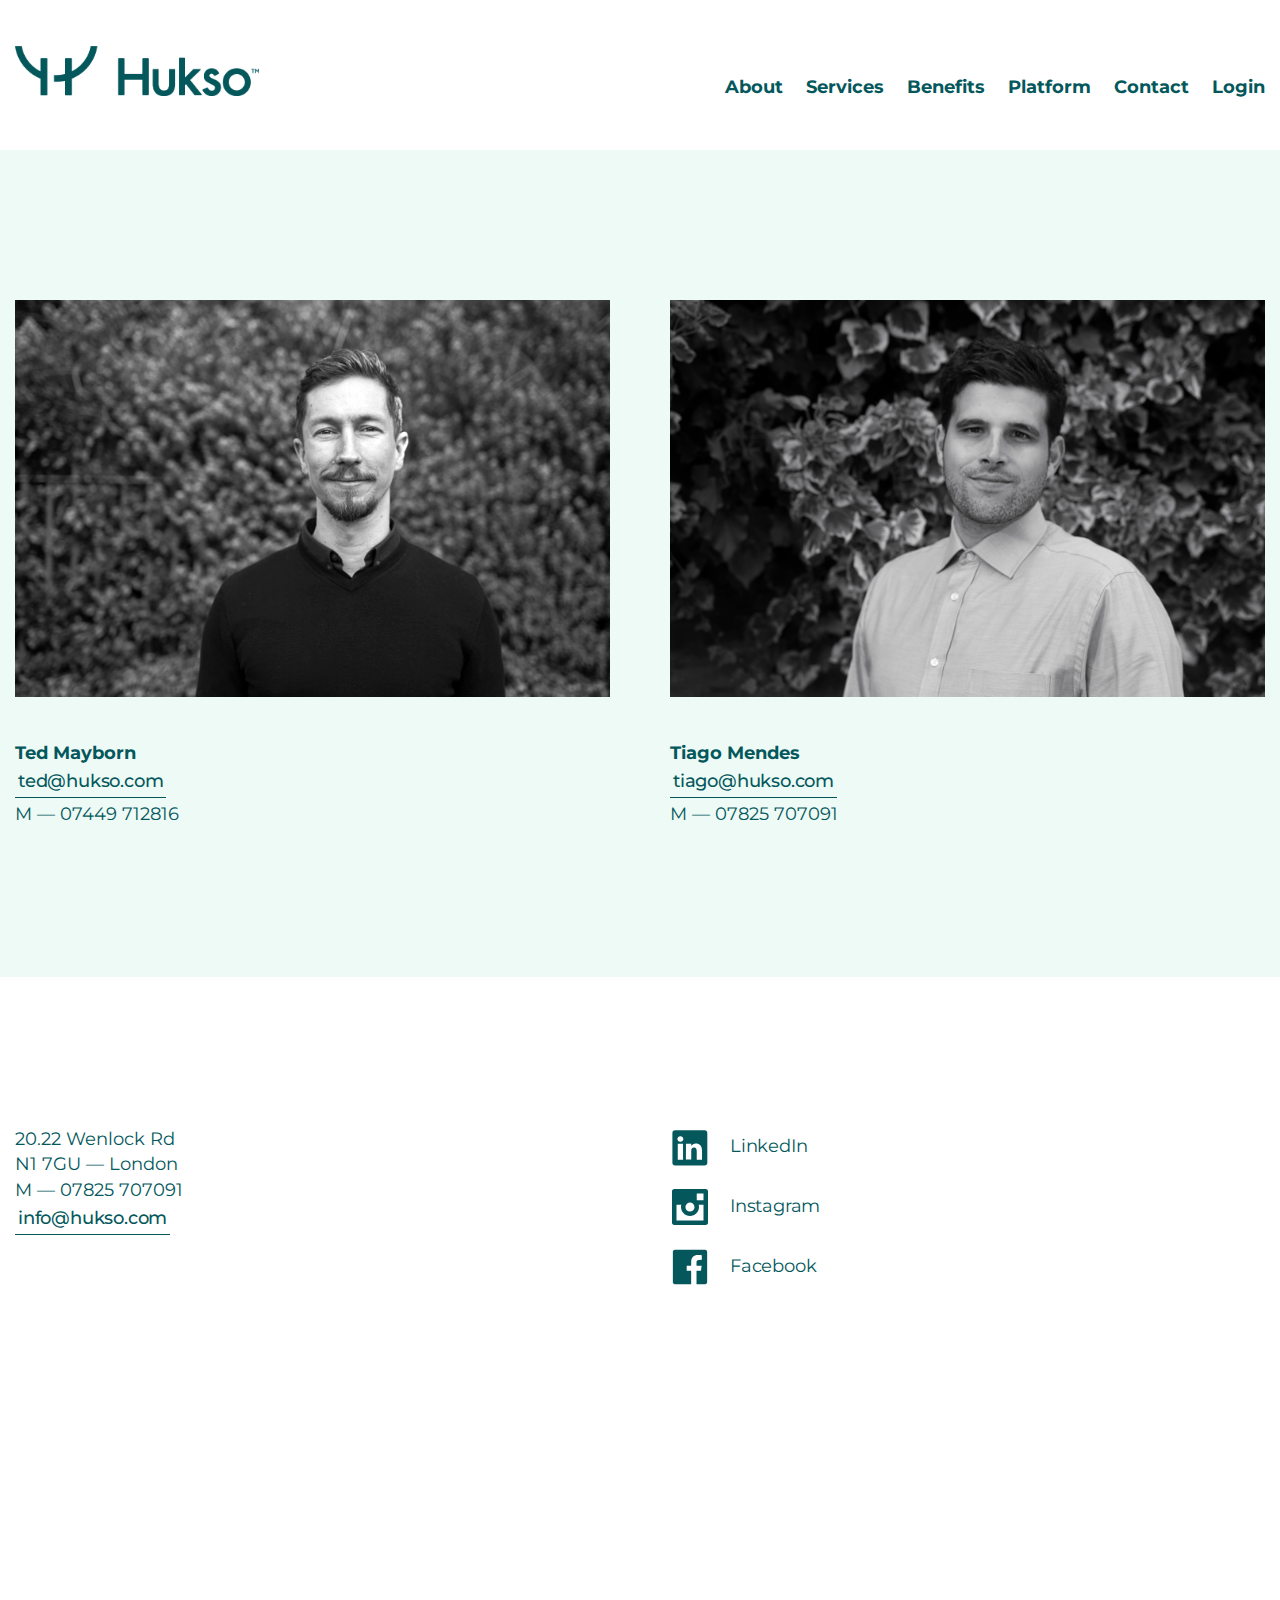
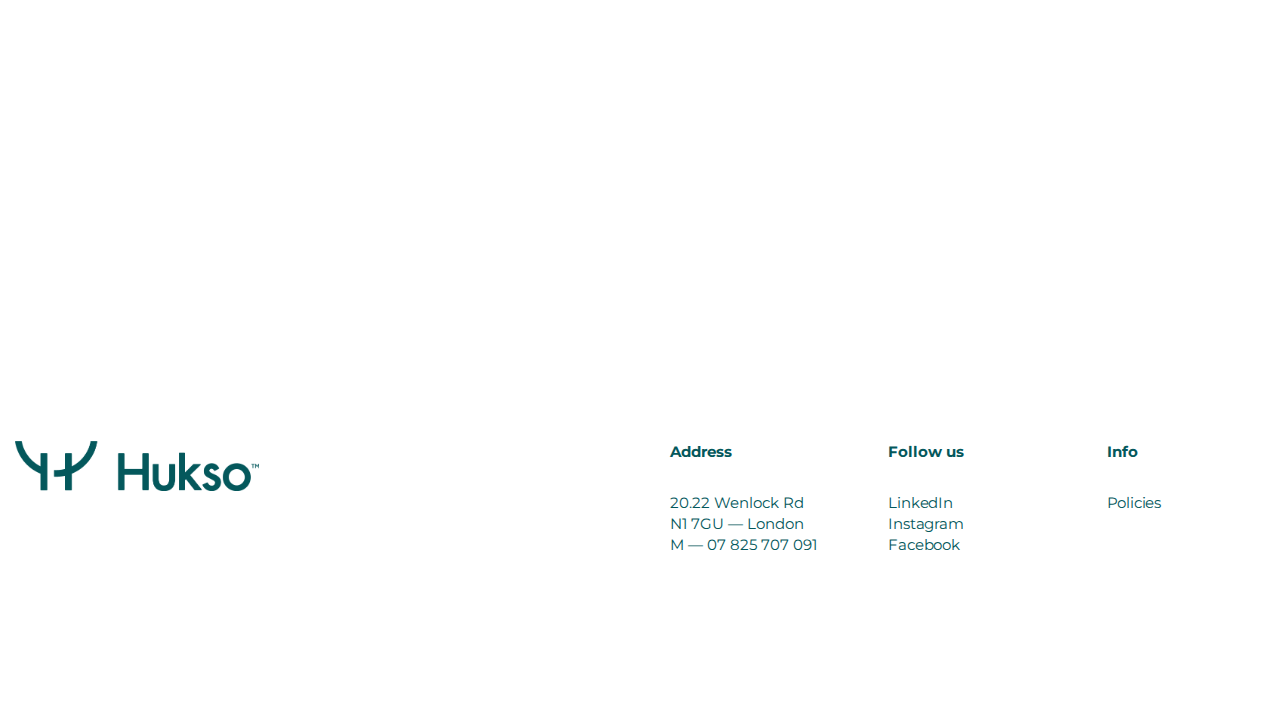
<file: contact.html>
<!-- contact page -->

<!DOCTYPE html>
<html lang="en">
<head>

	<meta charset="UTF-8">
	
	<meta name="viewport" content="width=device-width, initial-scale=1">

	<meta name="description" content="Book a consultation with us? Contact us today!">

	<!-- favicon -->
	<link rel="icon" href="assets/img/hukso_icon.ico">

	<!-- Custom CSS -->
	<link rel="stylesheet" href="assets/css/style.css">

	<!-- Google fonts -->
	<link href="https://fonts.googleapis.com/css?family=Montserrat:400,500,700" rel="stylesheet"> 

	<title>Contact - Hukso</title>

	<!--[if lt IE 9]> <script src="http://html5shim.googlecode.com/svn/trunk/html5.js"></script> <![endif]-->

</head>

<body class="site">

	<!-- header -->
  <header class="header">

  	<div class="row">

  		<div class="col-1-of-4">

	  		<!-- logo -->
				<a href="index.html" class="header__logo-box">

					<img src="assets/img/hukso-logo.png" alt="logo" class="header__logo">

				</a>

			</div>

			<div class="col-3-of-4">

				<div class="navigation">

					<!-- smaller devices navigation -->
					<input type="checkbox" class="navigation__checkbox" id="navi-toggle">
	
					<label for="navi-toggle" class="navigation__button">
						
						<!-- navigation icon -->
						<span class="navigation__icon"></span>

					</label>

					<!-- smaller devices navigation background -->
					<div class="navigation__background">&nbsp;</div>
					
					<!-- navigation links -->
					<nav class="navigation__nav">
						
						<ul class="navigation__list">
							<li class="navigation__item"><a href="about.html" class="navigation__link">about</a></li>
							<li class="navigation__item"><a href="services.html" class="navigation__link">services</a></li>
							<li class="navigation__item"><a href="benefits.html" class="navigation__link">benefits</a></li>
							<li class="navigation__item"><a href="platform.html" class="navigation__link">platform</a></li>
							<li class="navigation__item"><a href="contact.html" class="navigation__link">contact</a></li>
							<li class="navigation__item"><a href="https://hukso.com/signin" class="navigation__link">login</a></li>
						</ul>

					</nav>

				</div>

			</div>
		
		</div>

  </header>

<!-- Contact People Section -->
<section class="contact-people u-section-padding">

  <div class="row">

    <div class="col-1-of-2 contact-person-floated">

      <img src="assets/img/ted.jpg" srcset="assets/img/ted-min.jpg 600w, assets/img/ted.jpg 1000w" alt="Ted Mayborn CEO" class="contact-people__ted">

      <h4 class="heading-quaternary"><span class="ceo">Ted Mayborn</span></h4>

      <a class="btn-text hukso_email" href="mailto:ted@hukso.com" target="_top">ted@hukso.com</a>

      <p class="paragraph hukso_phone">M &mdash; 07449 712816</p>

    </div>

    <div class="col-1-of-2 u-margin-bottom-none contact-person-floated">

      <img src="assets/img/tiago.jpg" srcset="assets/img/tiago-min.jpg 600w, assets/img/tiago.jpg 1000w" alt="Tiago Mendes COO" class="contact-people__tiago">

      <h4 class="heading-quaternary"><span class="ceo">Tiago Mendes</span></h4>

      <a class="btn-text hukso_email" href="mailto:tiago@hukso.com" target="_top">tiago@hukso.com</a>

      <p class="paragraph hukso_phone">M &mdash; 07825 707091</p>

    </div>

  </div>

</section>

<!-- Contact Details Section -->
<section class="contact-details u-section-padding">

  <div class="row contact-details__menu">
    
    <div class="col-1-of-2">

      <ul class="paragraph contact-details__address"> 
        <li>20.22 Wenlock Rd</li>
        <li>N1 7GU &mdash; London</li>          
        <li>M &mdash; 07825 707091</li>
        <li><a class="btn-text hukso_email" href="mailto:info@hukso.com" target="_top">info@hukso.com</a></li>
      </ul>

<!--       <a class="btn-text" href="https://www.google.co.uk/maps/search/20.22+Wenlock+Rd+N1+7GU/@51.5306938,-0.095831,17z/data=!3m1!4b1" target="_blank">View map</a> -->

    </div>

    <div class="col-1-of-2 u-margin-bottom-none">
      
      <ul class="paragraph contact-details__social-media">

        <li><a href="https://uk.linkedin.com/in/ted-mayborn-b1b30913" target="_blank" class="btn-text btn-text--footer contact-details__linkedin"></a></li>

        <li><a href="https://www.instagram.com/hukso/" target="_blank" class="btn-text btn-text--footer contact-details__instagram"></a></li>

        <li><a href="https://www.facebook.com/huksoltd/" target="_blank" class="btn-text btn-text--footer contact-details__facebook"></a></li>

      </ul>

    </div>

  </div>

</section>

<!-- Contact Map Section -->
<iframe class="hukso_map" src="https://www.google.com/maps/embed?pb=!1m16!1m12!1m3!1d2482.047400647374!2d-0.0958309842291642!3d51.530690429638916!2m3!1f0!2f0!3f0!3m2!1i1024!2i768!4f13.1!2m1!1s20.22+Wenlock+Rd+N1+7GU!5e0!3m2!1sen!2suk!4v1522252194962" width="600" height="450" frameborder="0" style="border:0" allowfullscreen></iframe>

<!-- Footer -->
<footer class="footer u-section-padding">

  <div class="row">

    <div class="col-1-of-2">
      <a href="index.html"><img src="assets/img/hukso-logo.png" alt="logo" class="footer__logo"></a>
    </div>

    <div class="col-1-of-2 u-margin-bottom-none contact-menu">
      
      <div class="col-1-of-3">

        <p class="paragraph u-text-bold">Address</p>

        <ul class="paragraph"> 
          <li>20.22 Wenlock Rd</li>
          <li>N1 7GU &mdash; London</li>          
          <li>M &mdash; 07 825 707 091</li>
        </ul>

      </div>

      <div class="col-1-of-3">
        
        <p class="paragraph u-text-bold">Follow us</p>

        <ul class="paragraph social-media">

          <li><a href="https://uk.linkedin.com/in/ted-mayborn-b1b30913" target="_blank" class="btn-text btn-text--footer">LinkedIn</a></li>

          <li><a href="https://www.instagram.com/hukso/" target="_blank" class="btn-text btn-text--footer">Instagram</a></li>

          <li><a href="https://www.facebook.com/huksoltd/" target="_blank" class="btn-text btn-text--footer">Facebook</a></li>

        </ul>

      </div>

      <div class="col-1-of-3 u-margin-bottom-none">
        
        <p class="paragraph u-text-bold">Info</p>

        <a href="policies.html" class="btn-text btn-text--footer">Policies</a>

      </div>

    </div>

  </div>

</footer>

</body> <!-- end of site -->

</html>
</file>
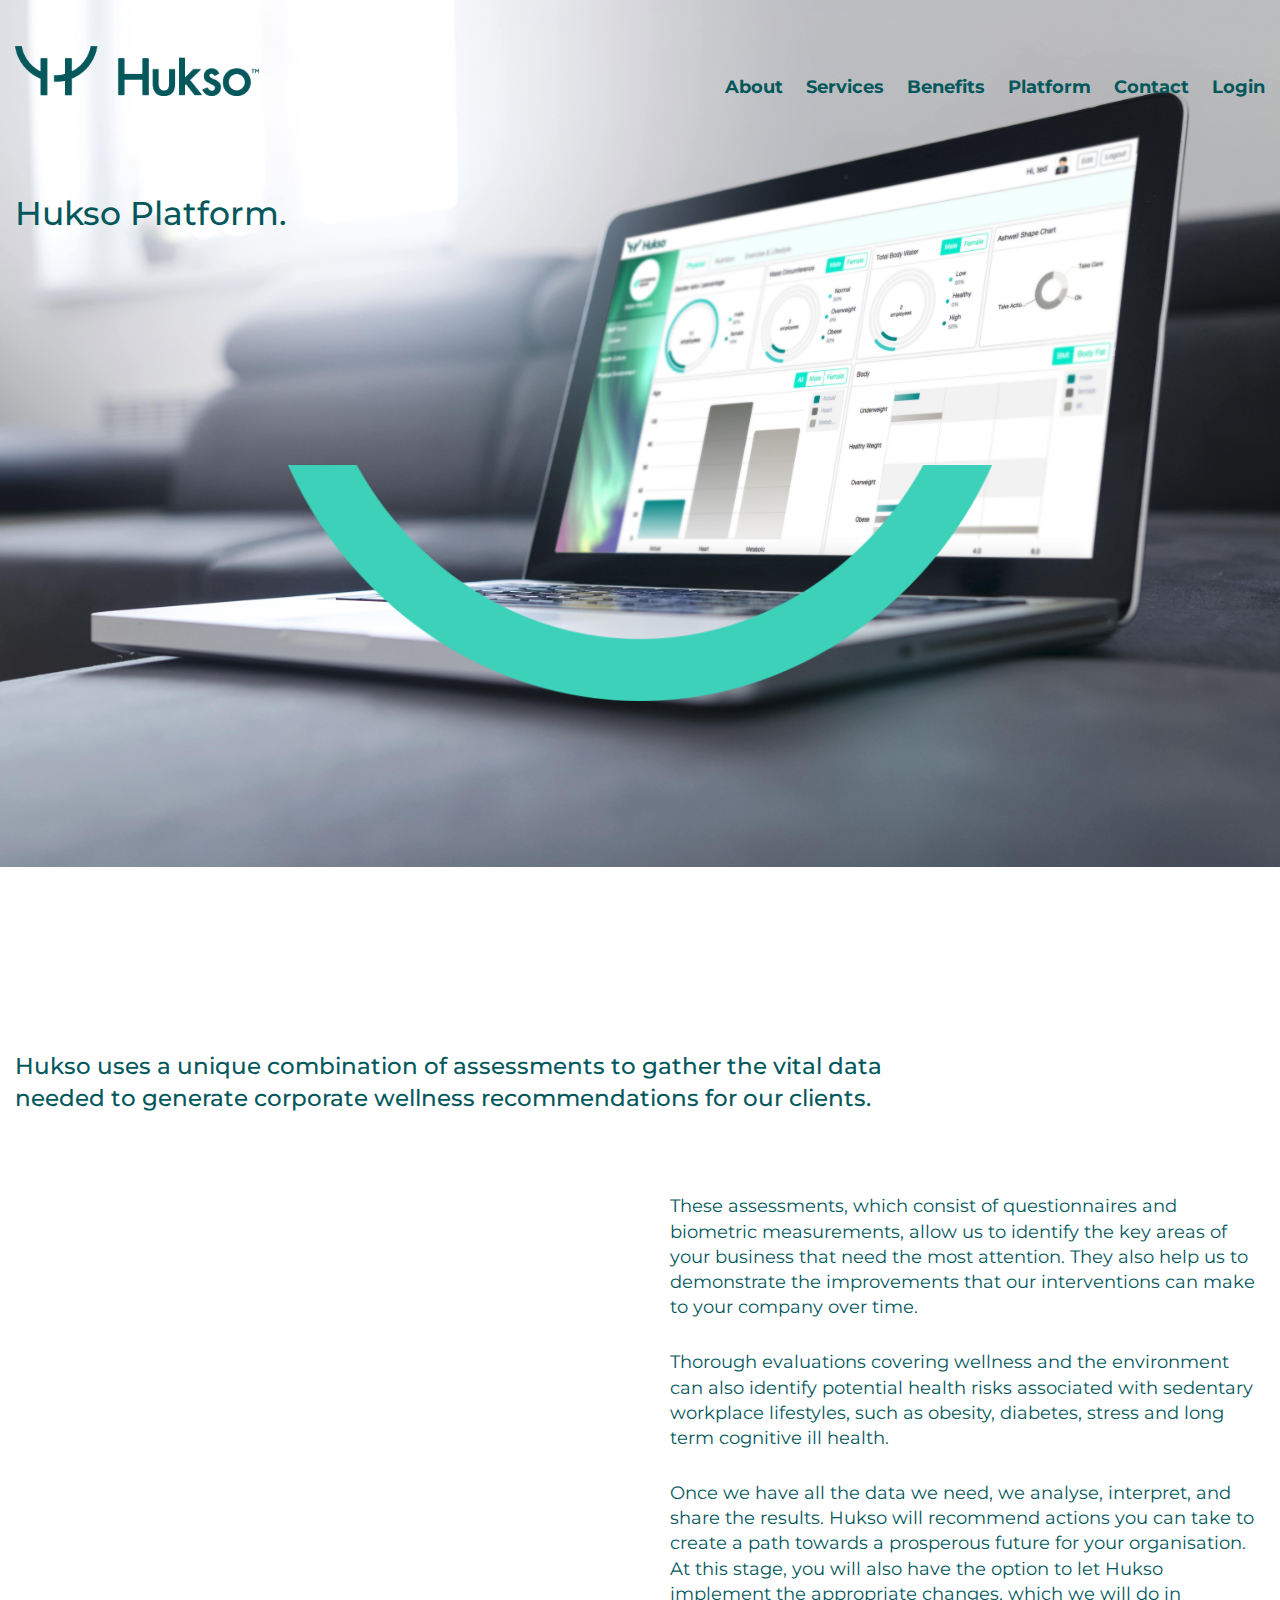
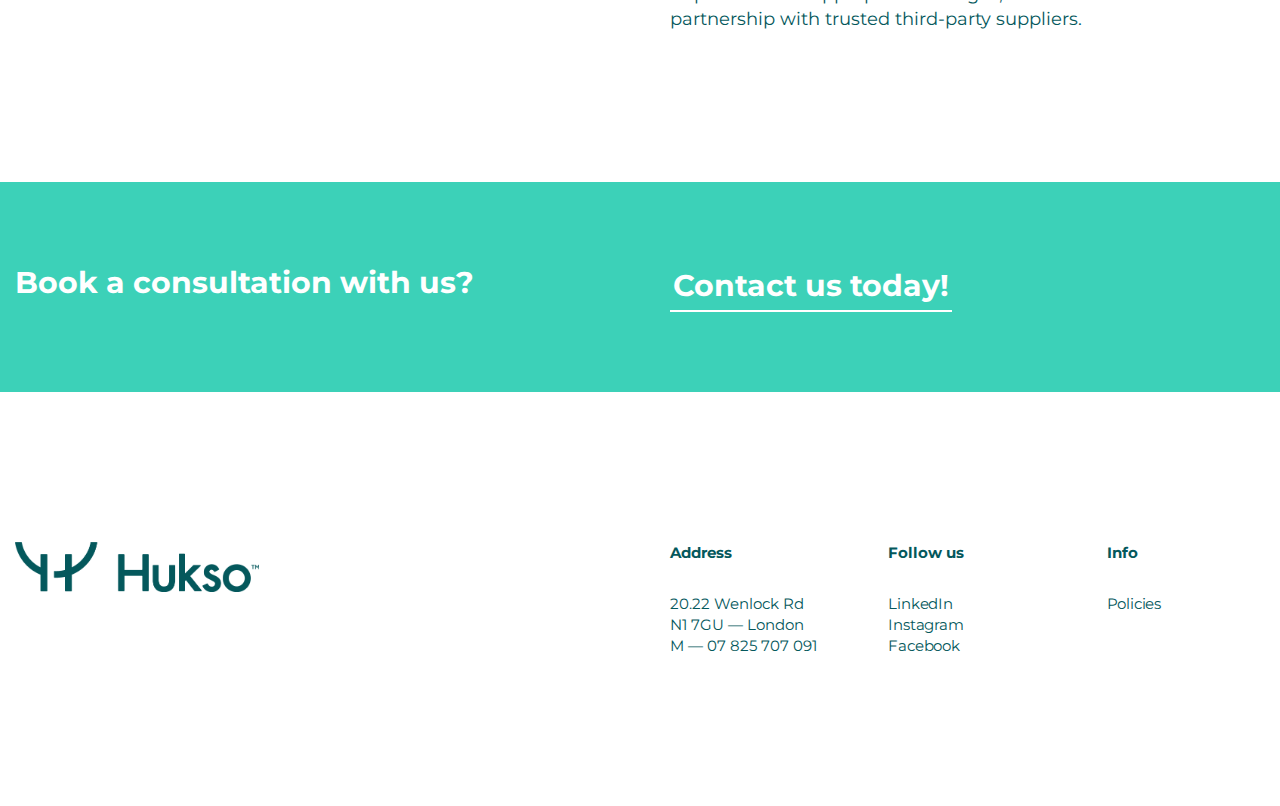
<file: platform.html>
<!-- platform-page -->

<!DOCTYPE html>
<html lang="en">
<head>

	<meta charset="UTF-8">
	
	<meta name="viewport" content="width=device-width, initial-scale=1">

	<meta name="description" content="Hukso uses a unique combination of assessments to gather the vital data needed to generate corporate wellness recommendations for our clients.">

	<!-- favicon -->
	<link rel="icon" href="assets/img/hukso_icon.ico">

	<!-- Custom CSS -->
	<link rel="stylesheet" href="assets/css/style.css">

	<!-- Google fonts -->
	<link href="https://fonts.googleapis.com/css?family=Montserrat:400,500,700" rel="stylesheet"> 

	<title>Platform - Hukso</title>

	<!--[if lt IE 9]> <script src="http://html5shim.googlecode.com/svn/trunk/html5.js"></script> <![endif]-->

</head>

<body class="site">

	<!-- header -->
  <header class="header">

  	<div class="row">

  		<div class="col-1-of-4">

	  		<!-- logo -->
				<a href="index.html" class="header__logo-box">

					<img src="assets/img/hukso-logo.png" alt="logo" class="header__logo">

				</a>

			</div>

			<div class="col-3-of-4">

				<div class="navigation">

					<!-- smaller devices navigation -->
					<input type="checkbox" class="navigation__checkbox" id="navi-toggle">
	
					<label for="navi-toggle" class="navigation__button">
						
						<!-- navigation icon -->
						<span class="navigation__icon"></span>

					</label>

					<!-- smaller devices navigation background -->
					<div class="navigation__background">&nbsp;</div>
					
					<!-- navigation links -->
					<nav class="navigation__nav">
						
						<ul class="navigation__list">
							<li class="navigation__item"><a href="about.html" class="navigation__link">about</a></li>
							<li class="navigation__item"><a href="services.html" class="navigation__link">services</a></li>
							<li class="navigation__item"><a href="benefits.html" class="navigation__link">benefits</a></li>
							<li class="navigation__item"><a href="platform.html" class="navigation__link">platform</a></li>
							<li class="navigation__item"><a href="contact.html" class="navigation__link">contact</a></li>
							<li class="navigation__item"><a href="https://hukso.com/signin" class="navigation__link">login</a></li>
						</ul>

					</nav>

				</div>

			</div>
		
		</div>

  </header>

<!-- platform Hero Section -->
<section class="hero hero__platform">
	
	<div class="row hero__copy">

		<div class="col-2-of-4">

			<h1 class="heading-primary">

				Hukso Platform.

			</h1>
			
		</div>

	</div>

	<div class="hero__smile-box">	

		<img src="assets/img/hukso-smile.png" alt="hukso logo" class="hero__smile">

	</div>

</section>

<!-- platform Tools Section -->
<section class="platform-tools u-section-padding">
	
	<div class="row">

		<div class="col-3-of-4">

			<h3 class="heading-tertiary">
				Hukso uses a unique combination of assessments to gather the vital data needed to generate corporate wellness recommendations for our clients.
			</h3>

		</div>

	</div>

	<div class="row">
		
		<div class="col-1-of-2 float-right u-margin-bottom-none">

			<p class="paragraph">
				These assessments, which consist of questionnaires and biometric measurements, allow us to identify the key areas of your business that need the most attention. They also help us to demonstrate the improvements that our interventions can make to your company over time.   
			</p>

			<p class="paragraph">
				Thorough evaluations covering wellness and the environment can also identify potential health risks associated with sedentary workplace lifestyles, such as obesity, diabetes, stress and long term cognitive ill health.	
			</p>

			<p class="paragraph">
				Once we have all the data we need, we analyse, interpret, and share the results. Hukso will recommend actions you can take to create a path towards a prosperous future for your organisation. At this stage, you will also have the option to let Hukso implement the appropriate changes, which we will do in partnership with trusted third-party suppliers.
			</p>

		</div>
	</div>

</section>

<!-- Call To Action -->
<section class="call-to-action">
	
	<div class="row">

		<div class="col-1-of-2">

			<h2 class="heading-secondary u-margin-bottom-none">Book a consultation with us?</h2>

		</div>

		<div class="col-1-of-2 u-margin-bottom-none">

			<a href="contact.html" class="btn-text btn-text--cta">Contact us today!</a>

		</div>

	</div>

</section>

<!-- Footer -->
<footer class="footer u-section-padding">

  <div class="row">

    <div class="col-1-of-2">
      <a href="index.html"><img src="assets/img/hukso-logo.png" alt="logo" class="footer__logo"></a>
    </div>

    <div class="col-1-of-2 u-margin-bottom-none contact-menu">
      
      <div class="col-1-of-3">

        <p class="paragraph u-text-bold">Address</p>

        <ul class="paragraph"> 
          <li>20.22 Wenlock Rd</li>
          <li>N1 7GU &mdash; London</li>          
          <li>M &mdash; 07 825 707 091</li>
        </ul>

      </div>

      <div class="col-1-of-3">
        
        <p class="paragraph u-text-bold">Follow us</p>

        <ul class="paragraph social-media">

          <li><a href="https://uk.linkedin.com/in/ted-mayborn-b1b30913" target="_blank" class="btn-text btn-text--footer">LinkedIn</a></li>

          <li><a href="https://www.instagram.com/hukso/" target="_blank" class="btn-text btn-text--footer">Instagram</a></li>

          <li><a href="https://www.facebook.com/huksoltd/" target="_blank" class="btn-text btn-text--footer">Facebook</a></li>

        </ul>

      </div>

      <div class="col-1-of-3 u-margin-bottom-none">
        
        <p class="paragraph u-text-bold">Info</p>

        <a href="policies.html" class="btn-text btn-text--footer">Policies</a>

      </div>

    </div>

  </div>

</footer>

</body> <!-- end of site -->

</html>
</file>
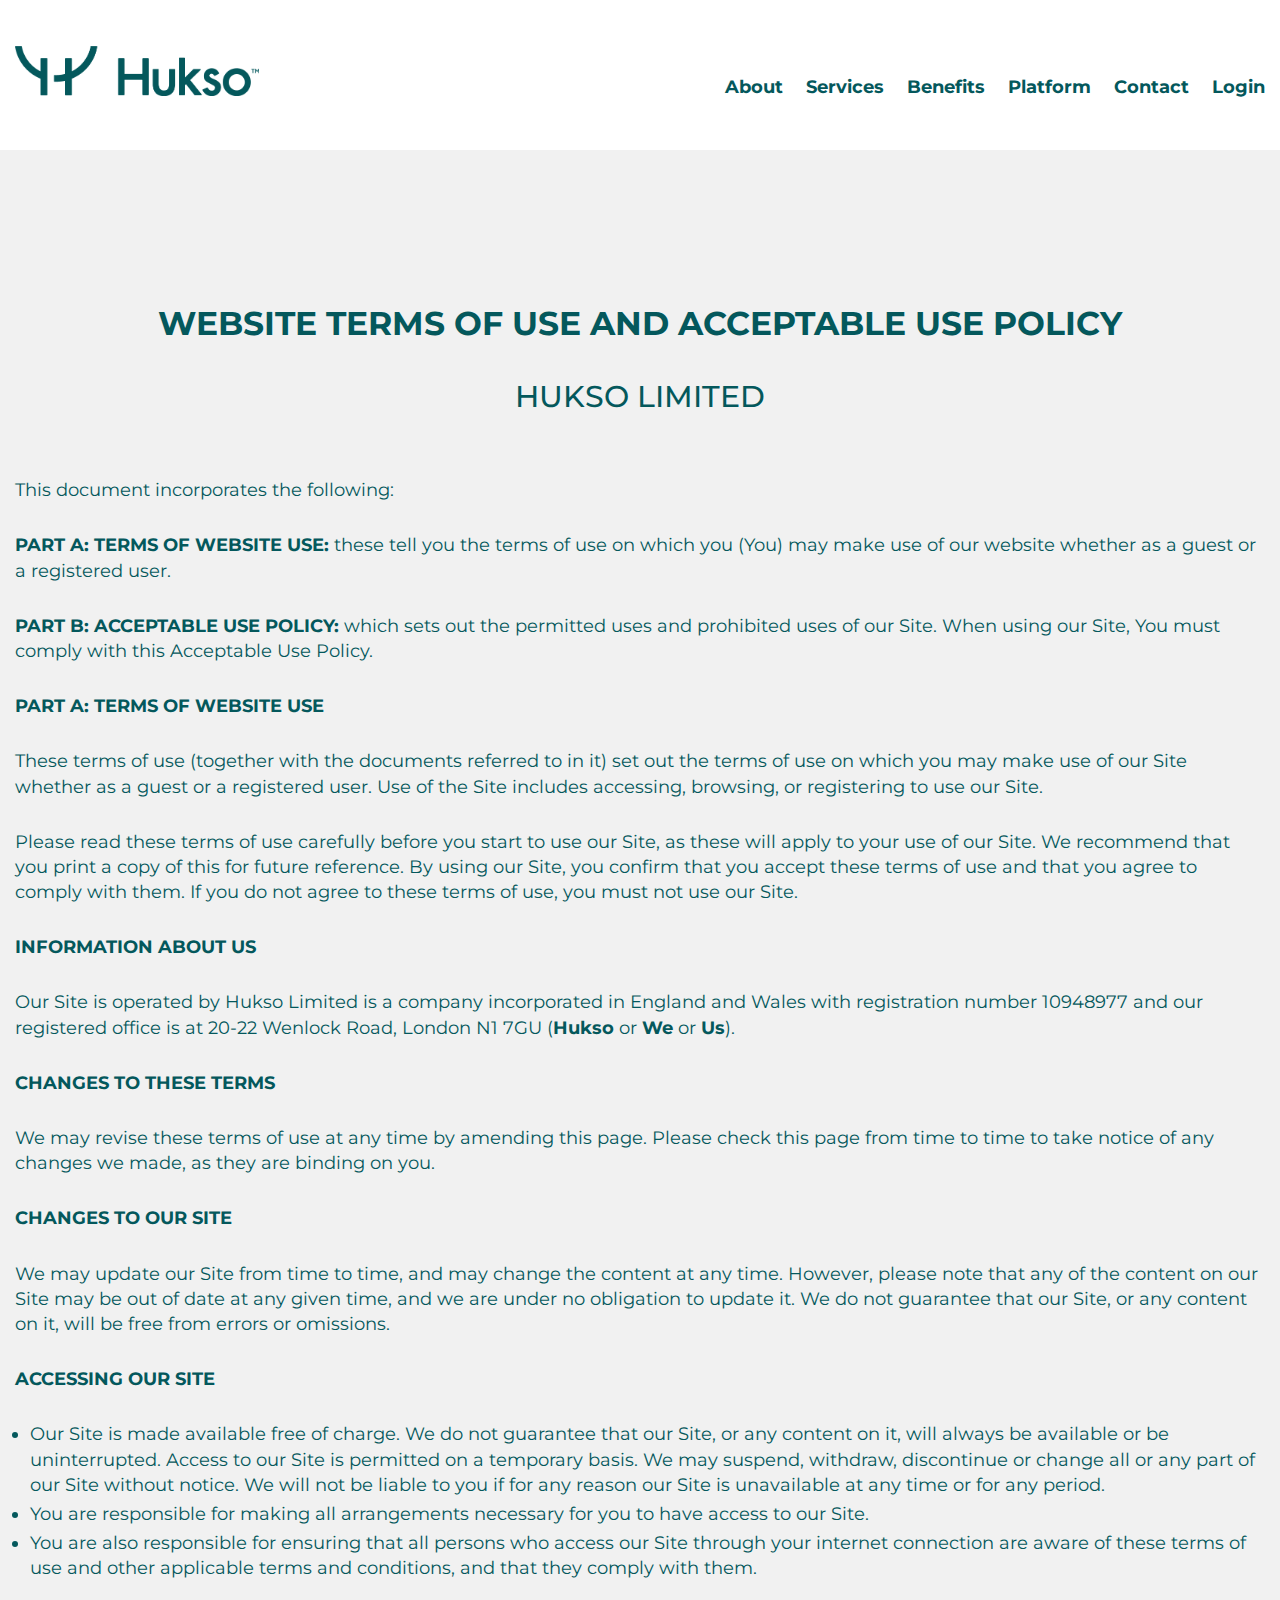
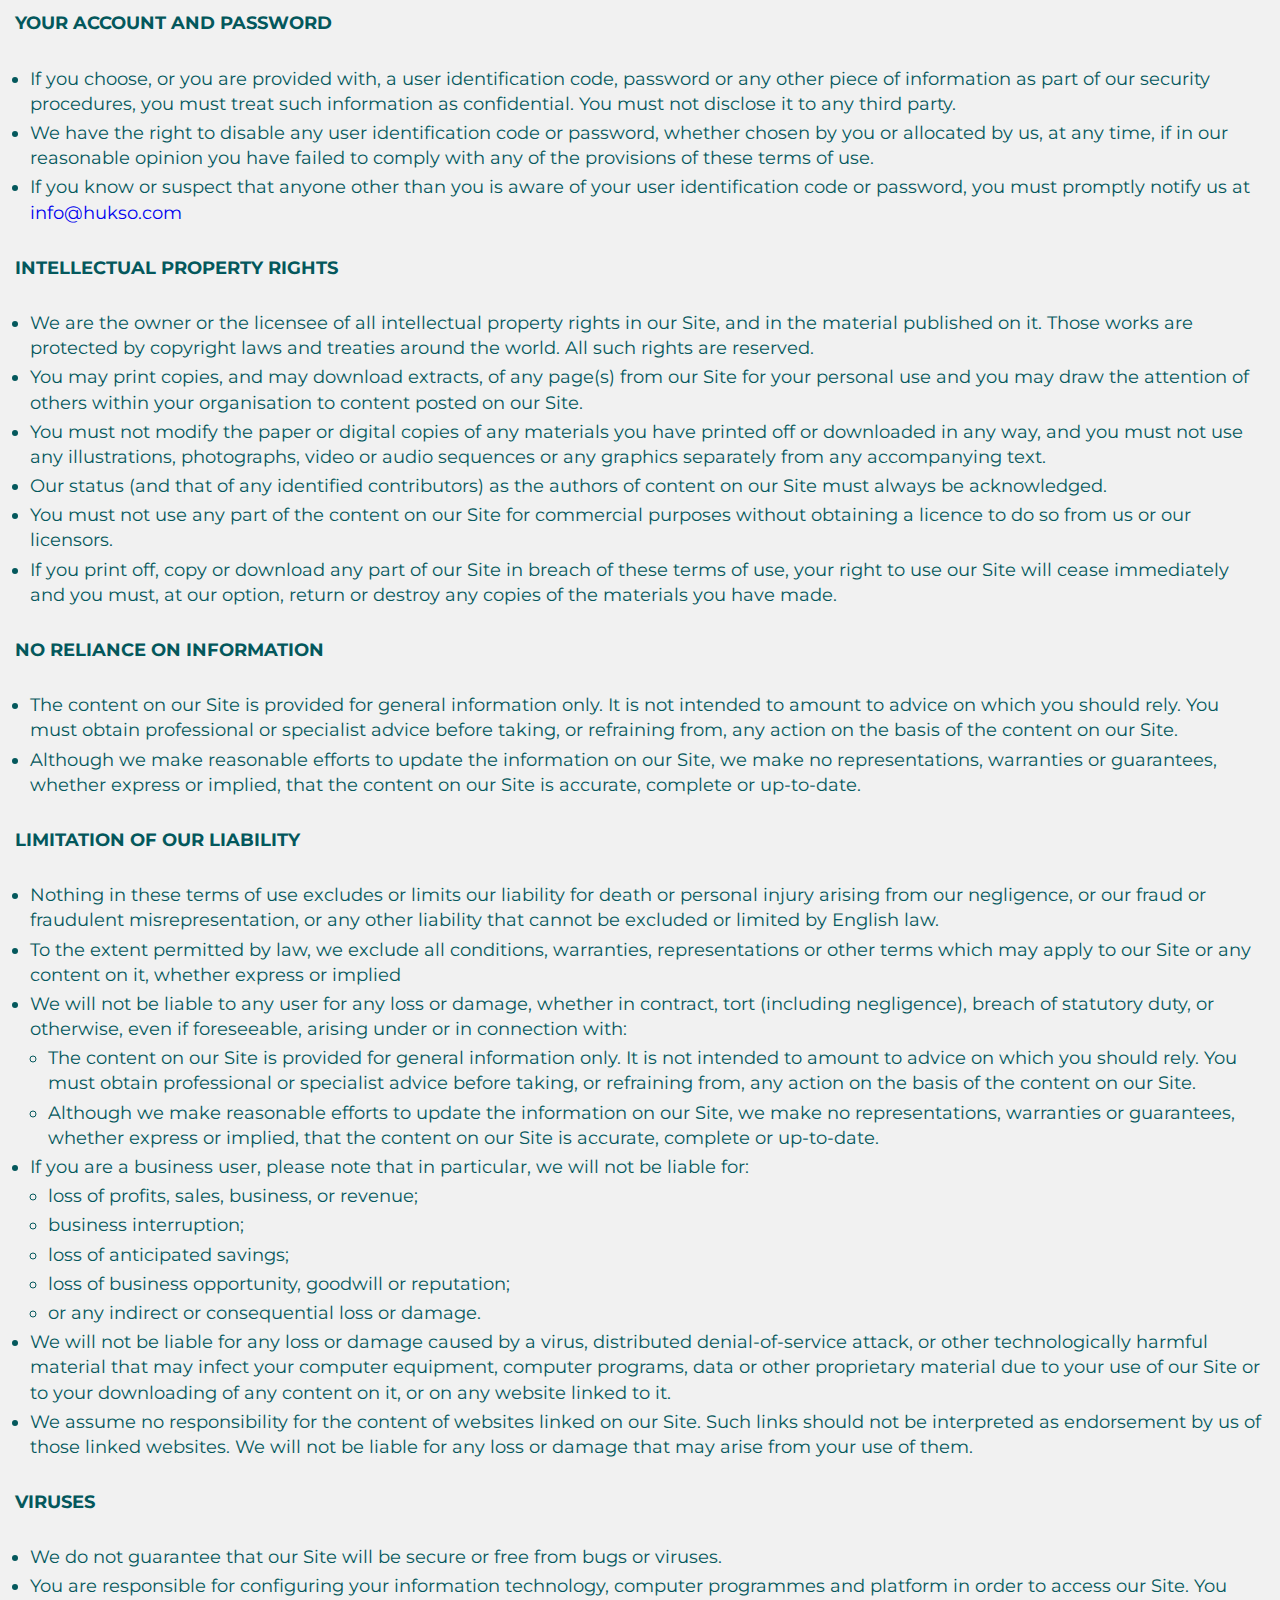
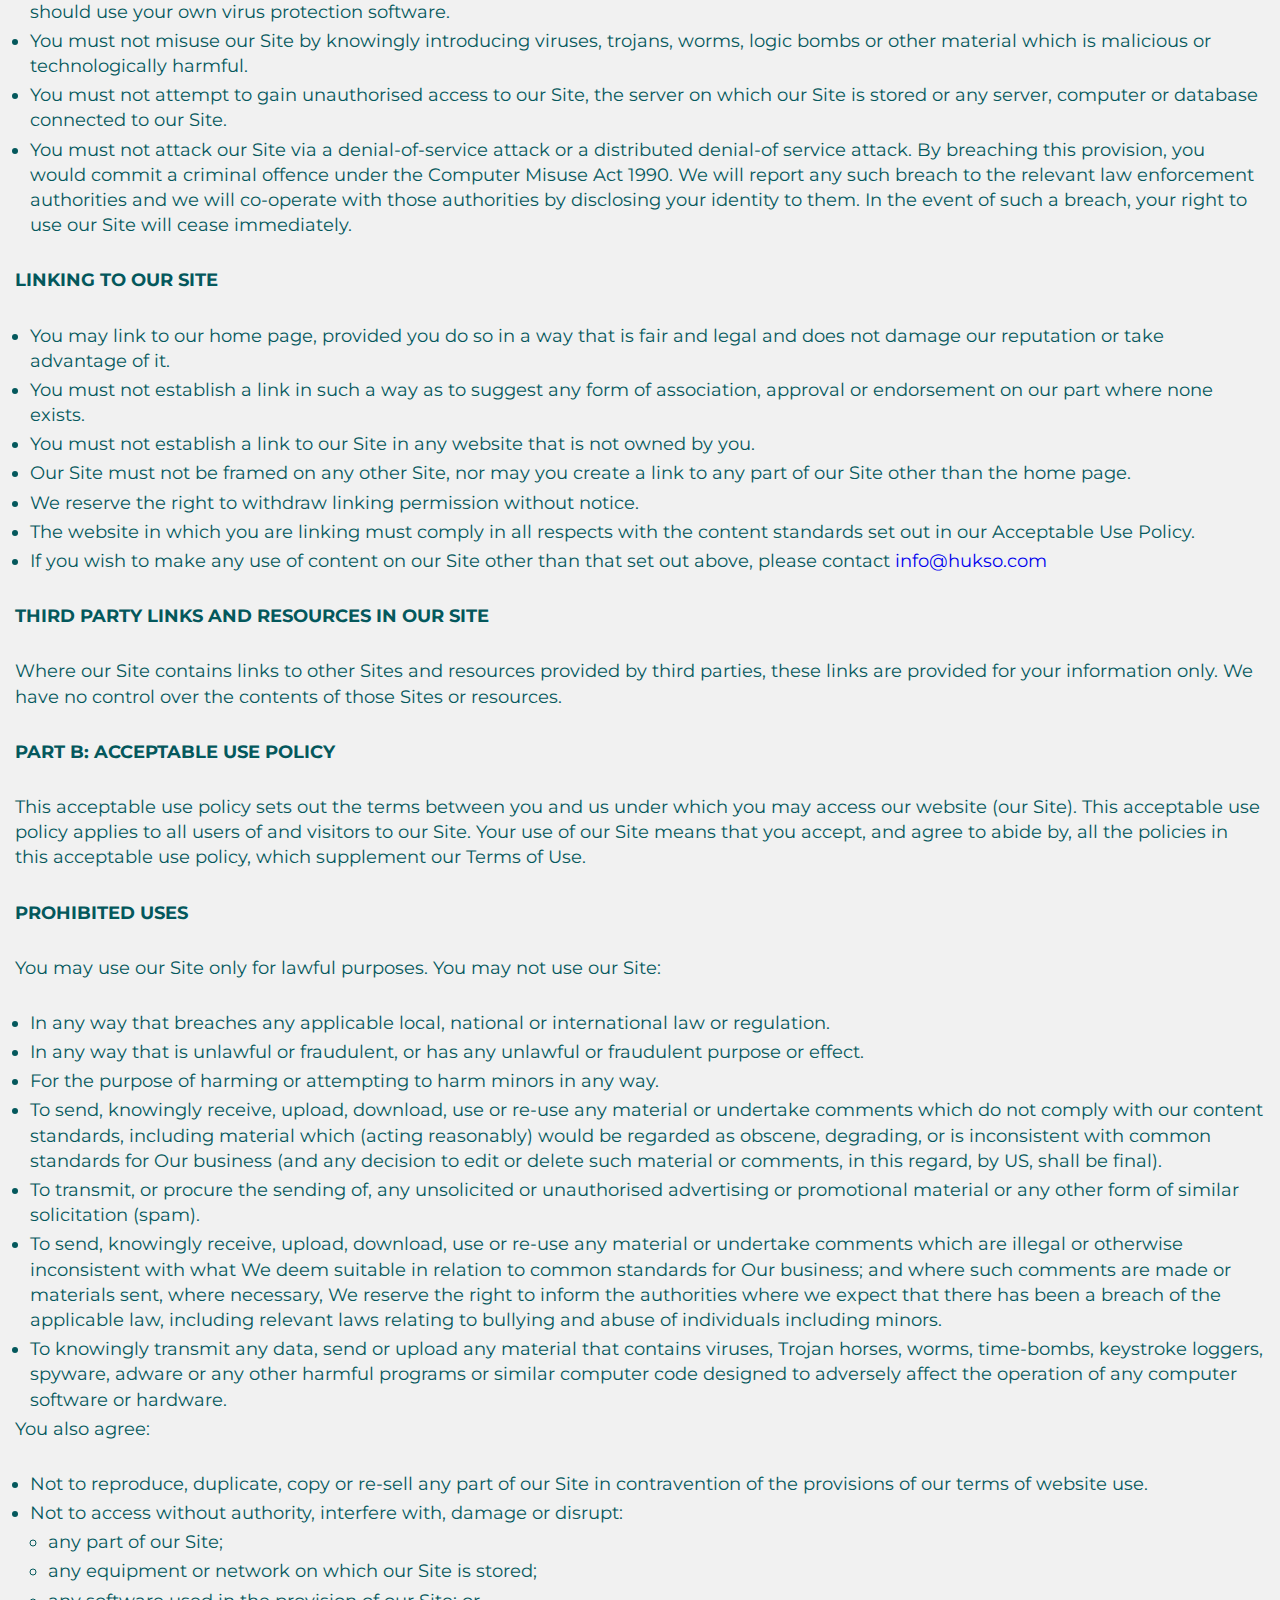
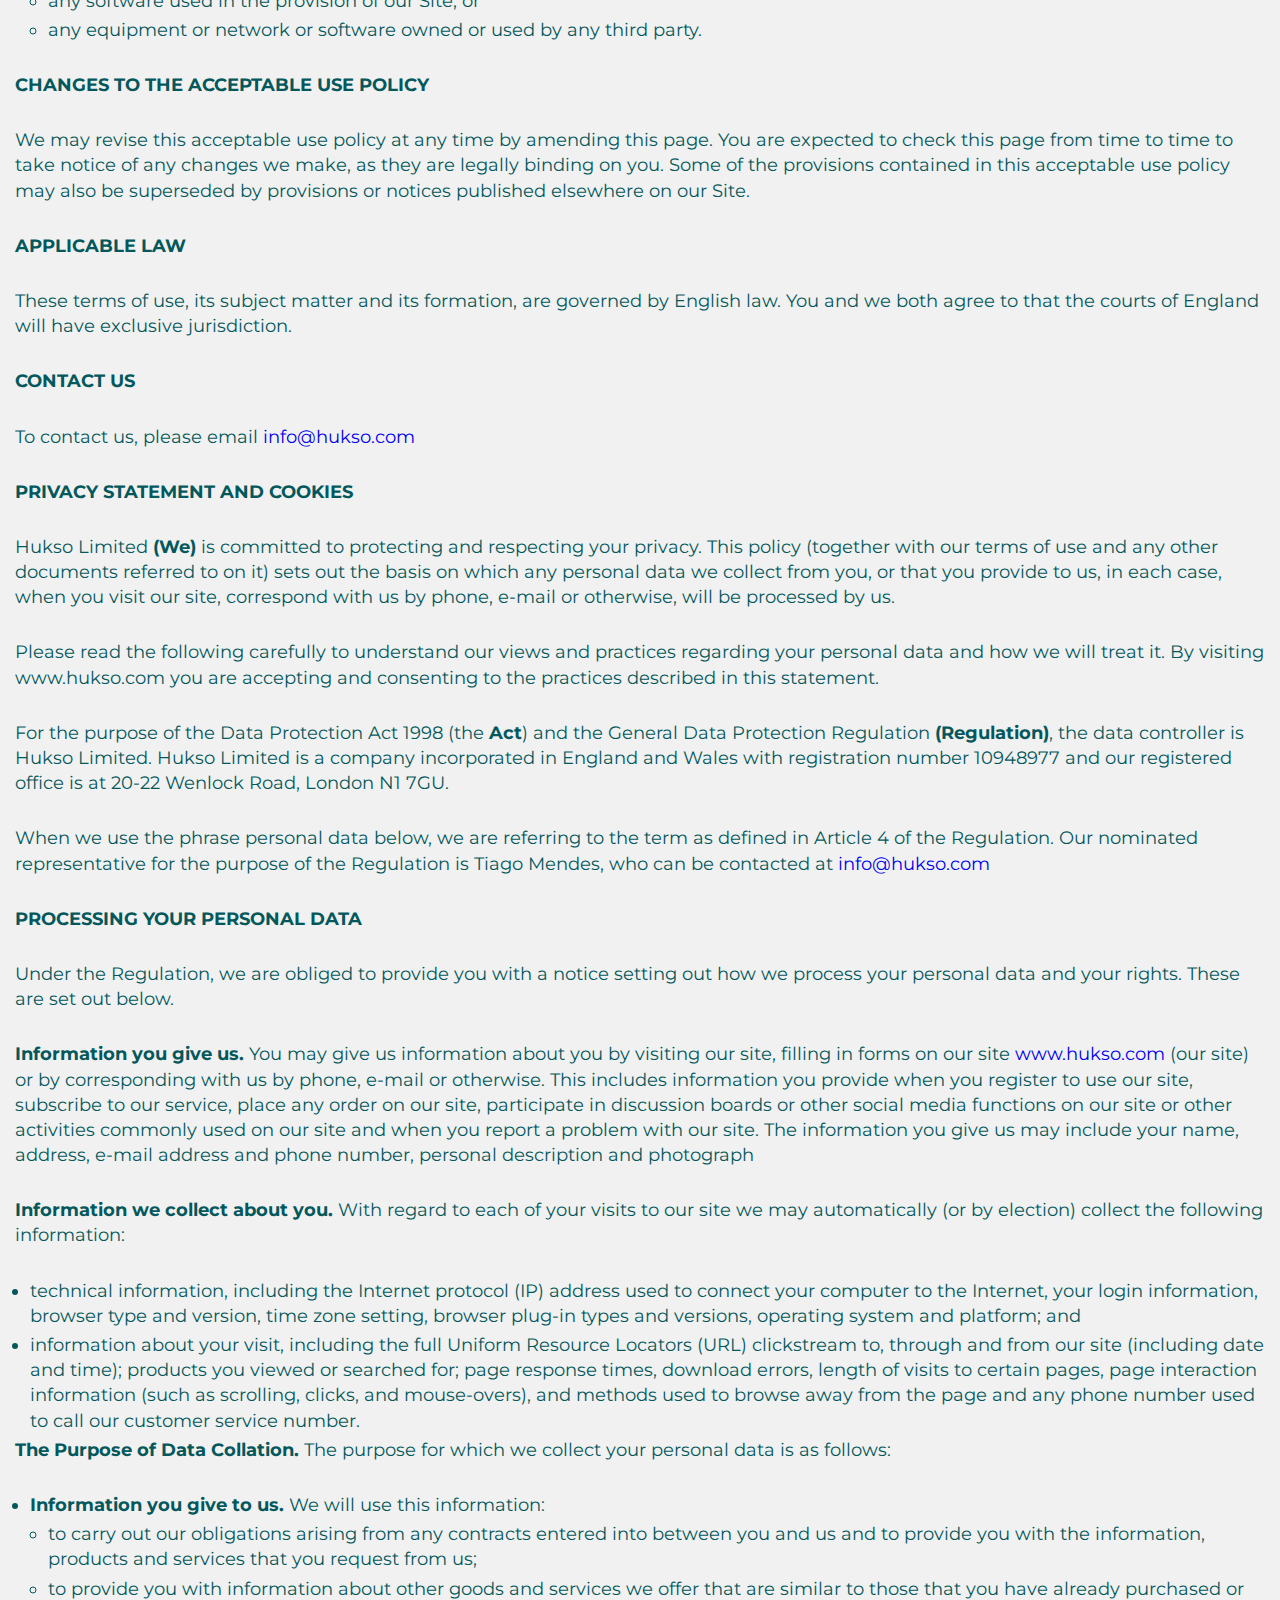
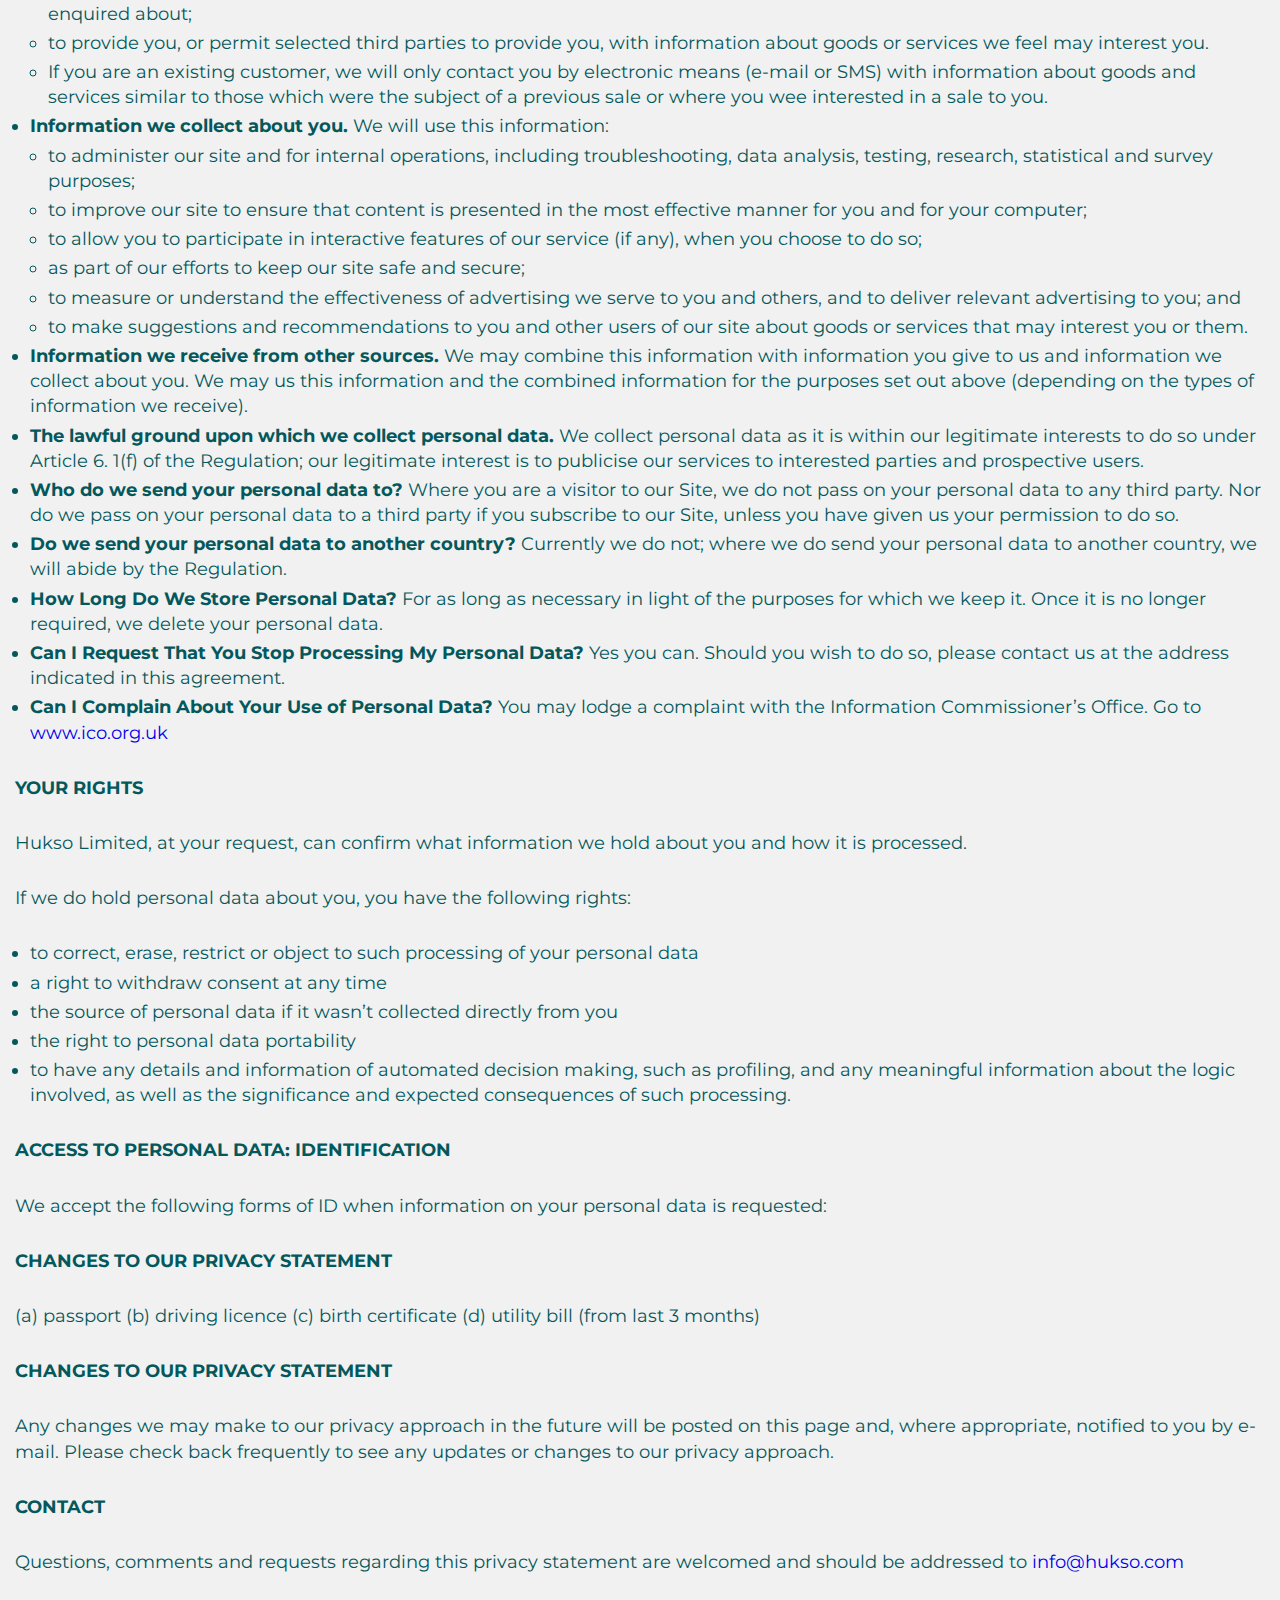
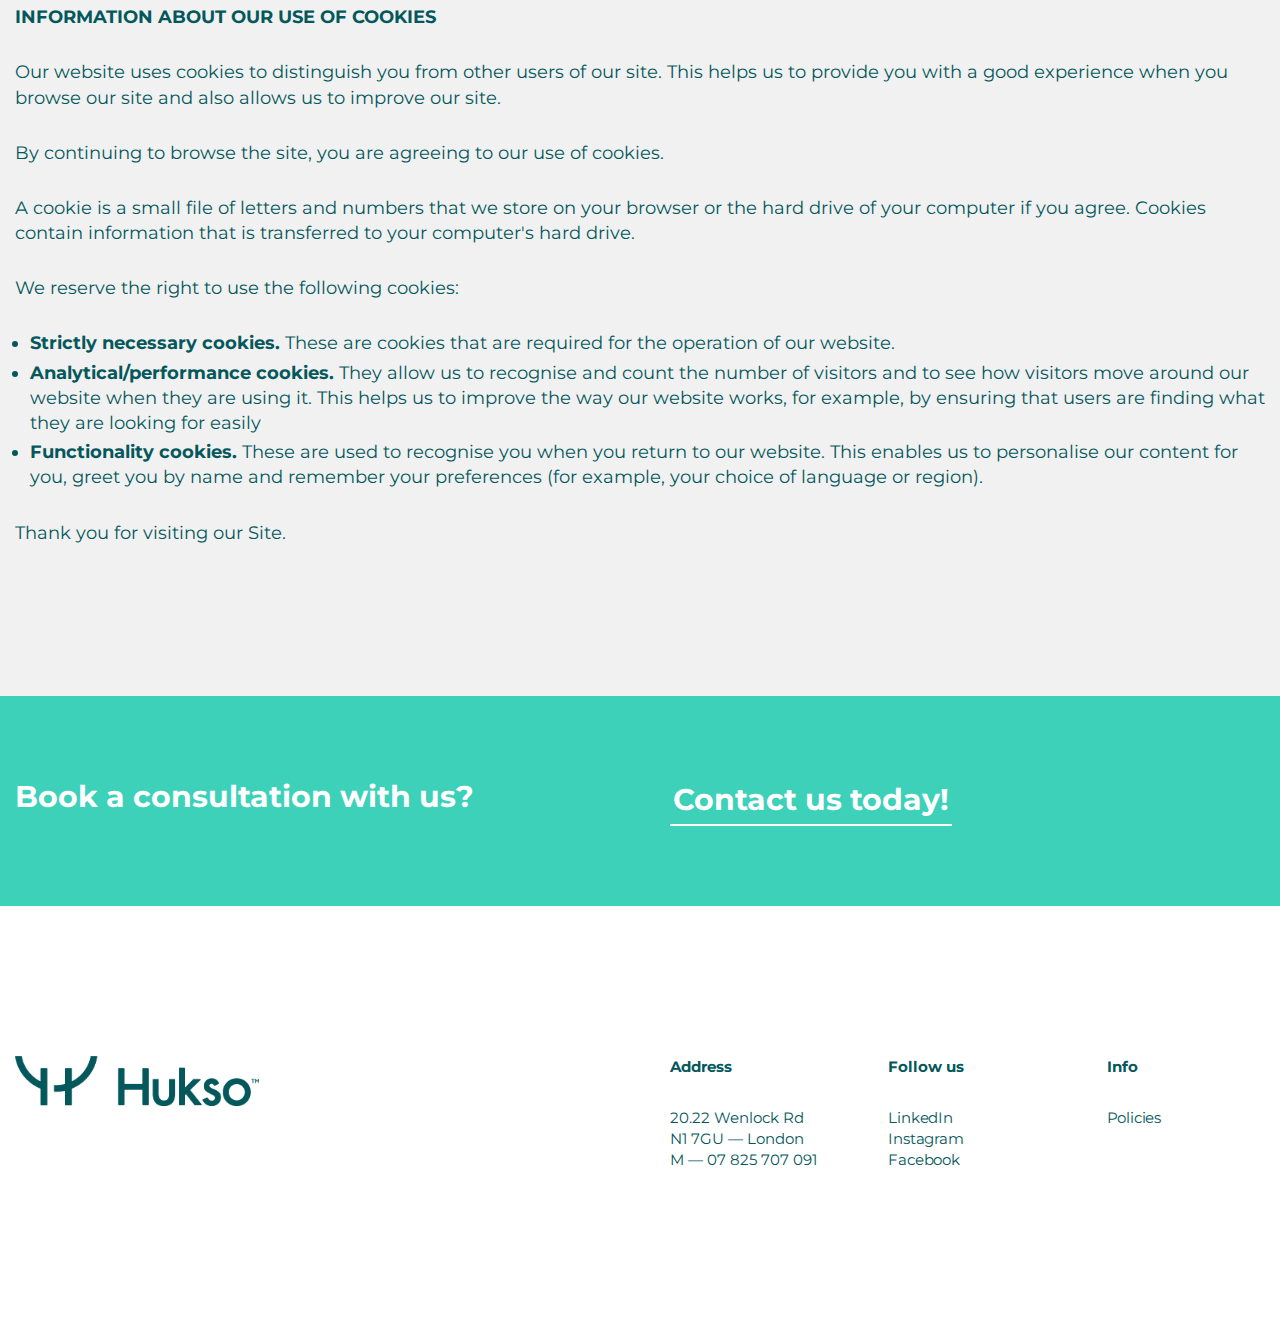
<file: policies.html>
<!-- policies page -->

<!DOCTYPE html>
<html lang="en">
<head>
	
	<meta charset="UTF-8">

	<meta name="viewport" content="width=device-width, initial-scale=1">

	<meta name="description" content="Website terms of use and acceptable use policy.">

	<!-- favicon -->
	<link rel="icon" href="assets/img/hukso_icon.ico">

	<!-- Custom CSS -->
	<link rel="stylesheet" href="assets/css/style.css">

	<!-- Google fonts -->
	<link href="https://fonts.googleapis.com/css?family=Montserrat:400,500,700" rel="stylesheet"> 

	<title>Policies - Hukso</title>

	<!--[if lt IE 9]> <script src="http://html5shim.googlecode.com/svn/trunk/html5.js"></script> <![endif]-->

</head>

<body class="site">

	<!-- header -->
  <header class="header">

  	<div class="row">

  		<div class="col-1-of-4">

	  		<!-- logo -->
				<a href="index.html" class="header__logo-box">

					<img src="assets/img/hukso-logo.png" alt="logo" class="header__logo">

				</a>

			</div>

			<div class="col-3-of-4">

				<div class="navigation">

					<!-- smaller devices navigation -->
					<input type="checkbox" class="navigation__checkbox" id="navi-toggle">
	
					<label for="navi-toggle" class="navigation__button">
						
						<!-- navigation icon -->
						<span class="navigation__icon"></span>

					</label>

					<!-- smaller devices navigation background -->
					<div class="navigation__background">&nbsp;</div>
					
					<!-- navigation links -->
					<nav class="navigation__nav">
						
						<ul class="navigation__list">
							<li class="navigation__item"><a href="about.html" class="navigation__link">about</a></li>
							<li class="navigation__item"><a href="services.html" class="navigation__link">services</a></li>
							<li class="navigation__item"><a href="benefits.html" class="navigation__link">benefits</a></li>
							<li class="navigation__item"><a href="platform.html" class="navigation__link">platform</a></li>
							<li class="navigation__item"><a href="contact.html" class="navigation__link">contact</a></li>
							<li class="navigation__item"><a href="https://hukso.com/signin" class="navigation__link">login</a></li>
						</ul>

					</nav>

				</div>

			</div>
		
		</div>

  </header>

<!-- Policies Policies Section -->
<section class="policies-policies u-section-padding">
	
<div class="row">

	<div class="u-text-center">

		<h1 class="heading-primary u-margin-bottom-small u-text-bold">WEBSITE TERMS OF USE AND ACCEPTABLE USE POLICY</h1>

		<h2 class="heading-secondary u-margin-bottom-big u-text-semi-bold">HUKSO LIMITED</h2>	

	</div>

	<p class="paragraph">This document incorporates the following:</p>

	<p class="paragraph"><h4 class="heading-quaternary u-text-inline">PART A: TERMS OF WEBSITE USE: </h4><p class="paragraph u-text-inline">these tell you the terms of use on which you (You) may make use of our website whether as a guest or a registered user.</p></p>

	<p class="paragraph"><h4 class="heading-quaternary u-text-inline">PART B: ACCEPTABLE USE POLICY: </h4><p class="paragraph u-text-inline">which sets out the permitted uses and prohibited uses of our Site. When using our Site, You must comply with this Acceptable Use Policy.</p></p>

	<h4 class="heading-quaternary">PART A: TERMS OF WEBSITE USE</h4>

	<p class="paragraph">These terms of use (together with the documents referred to in it) set out the terms of use on which you may make use of our Site whether as a guest or a registered user. Use of the Site includes accessing, browsing, or registering to use our Site. </p>

	<p class="paragraph">Please read these terms of use carefully before you start to use our Site, as these will apply to your use of our Site. We recommend that you print a copy of this for future reference. By using our Site, you confirm that you accept these terms of use and that you agree to comply with them. If you do not agree to these terms of use, you must not use our Site.</p>

 	<h4 class="heading-quaternary">INFORMATION ABOUT US</h4>

	<p class="paragraph">Our Site is operated by Hukso Limited is a company incorporated in England and Wales with registration number 10948977 and our registered office is at 20-22 Wenlock Road, London N1 7GU (<span class="text-bold">Hukso</span> or <span class="text-bold">We</span> or <span class="text-bold">Us</span>).</p>

	<h4 class="heading-quaternary">CHANGES TO THESE TERMS</h4>
	<p class="paragraph">We may revise these terms of use at any time by amending this page. Please check this page from time to time to take notice of any changes we made, as they are binding on you.</p>

	<h4 class="heading-quaternary">CHANGES TO OUR SITE</h4>
	<p class="paragraph">We may update our Site from time to time, and may change the content at any time. However, please note that any of the content on our Site may be out of date at any given time, and we are under no obligation to update it. We do not guarantee that our Site, or any content on it, will be free from errors or omissions.</p>

	<h4 class="heading-quaternary">ACCESSING OUR SITE</h4>

	<ul class="policies-policies__list">
		<li>Our Site is made available free of charge. We do not guarantee that our Site, or any content on it, will always be available or be uninterrupted. Access to our Site is permitted on a temporary basis. We may suspend, withdraw, discontinue or change all or any part of our Site without notice. We will not be liable to you if for any reason our Site is unavailable at any time or for any period.</li>
		<li>You are responsible for making all arrangements necessary for you to have access to our Site.</li>
		<li>You are also responsible for ensuring that all persons who access our Site through your internet connection are aware of these terms of use and other applicable terms and conditions, and that they comply with them.</li>
	</ul>

	<h4 class="heading-quaternary">YOUR ACCOUNT AND PASSWORD</h4>

	<ul class="policies-policies__list">
		<li>If you choose, or you are provided with, a user identification code, password or any other piece of information as part of our security procedures, you must treat such information as confidential. You must not disclose it to any third party.</li>
		<li>We have the right to disable any user identification code or password, whether chosen by you or allocated by us, at any time, if in our reasonable opinion you have failed to comply with any of the provisions of these terms of use.</li>
		<li>If you know or suspect that anyone other than you is aware of your user identification code or password, you must promptly notify us at <span><a href="mailto:info@hukso.com" target="_top">info@hukso.com</a></span></li>
	</ul>

	<h4 class="heading-quaternary">INTELLECTUAL PROPERTY RIGHTS</h4>

	<ul class="policies-policies__list">
		<li>We are the owner or the licensee of all intellectual property rights in our Site, and in the material published on it.  Those works are protected by copyright laws and treaties around the world. All such rights are reserved.</li>
		<li>You may print copies, and may download extracts, of any page(s) from our Site for your personal use and you may draw the attention of others within your organisation to content posted on our Site.</li>
		<li>You must not modify the paper or digital copies of any materials you have printed off or downloaded in any way, and you must not use any illustrations, photographs, video or audio sequences or any graphics separately from any accompanying text.</li>
		<li>Our status (and that of any identified contributors) as the authors of content on our Site must always be acknowledged.</li>
		<li>You must not use any part of the content on our Site for commercial purposes without obtaining a licence to do so from us or our licensors.</li>
		<li>If you print off, copy or download any part of our Site in breach of these terms of use, your right to use our Site will cease immediately and you must, at our option, return or destroy any copies of the materials you have made.</li>
	</ul>

	<h4 class="heading-quaternary">NO RELIANCE ON INFORMATION</h4>

	<ul class="policies-policies__list">
		<li>The content on our Site is provided for general information only. It is not intended to amount to advice on which you should rely. You must obtain professional or specialist advice before taking, or refraining from, any action on the basis of the content on our Site.</li>
		<li>Although we make reasonable efforts to update the information on our Site, we make no representations, warranties or guarantees, whether express or implied, that the content on our Site is accurate, complete or up-to-date.</li>
	</ul>

	<h4 class="heading-quaternary">LIMITATION OF OUR LIABILITY</h4>

	<ul class="policies-policies__list">
		<li>Nothing in these terms of use excludes or limits our liability for death or personal injury arising from our negligence, or our fraud or fraudulent misrepresentation, or any other liability that cannot be excluded or limited by English law.</li>
		<li>To the extent permitted by law, we exclude all conditions, warranties, representations or other terms which may apply to our Site or any content on it, whether express or implied</li>
		<li>We will not be liable to any user for any loss or damage, whether in contract, tort (including negligence), breach of statutory duty, or otherwise, even if foreseeable, arising under or in connection with:

			<ul class="policies-policies__list policies-policies__sub-list">
				<li>The content on our Site is provided for general information only. It is not intended to amount to advice on which you should rely. You must obtain professional or specialist advice before taking, or refraining from, any action on the basis of the content on our Site.</li>
				<li>Although we make reasonable efforts to update the information on our Site, we make no representations, warranties or guarantees, whether express or implied, that the content on our Site is accurate, complete or up-to-date.</li>
			</ul>

		</li>
		<li>If you are a business user, please note that in particular, we will not be liable for:</li>

			<ul class="policies-policies__list policies-policies__sub-list">
				<li>loss of profits, sales, business, or revenue;</li>
				<li>business interruption;</li>
				<li>loss of anticipated savings;</li>
				<li>loss of business opportunity, goodwill or reputation;</li>
				<li>or any indirect or consequential loss or damage.</li>
			</ul>

		<li>We will not be liable for any loss or damage caused by a virus, distributed denial-of-service attack, or other technologically harmful material that may infect your computer equipment, computer programs, data or other proprietary material due to your use of our Site or to your downloading of any content on it, or on any website linked to it.</li>
		<li>We assume no responsibility for the content of websites linked on our Site. Such links should not be interpreted as endorsement by us of those linked websites. We will not be liable for any loss or damage that may arise from your use of them.</li>
	</ul>

	<h4 class="heading-quaternary">VIRUSES</h4>

	<ul class="policies-policies__list">
		<li>We do not guarantee that our Site will be secure or free from bugs or viruses.</li>
		<li>You are responsible for configuring your information technology, computer programmes and platform in order to access our Site. You should use your own virus protection software.</li>
		<li>You must not misuse our Site by knowingly introducing viruses, trojans, worms, logic bombs or other material which is malicious or technologically harmful.</li>
		<li>You must not attempt to gain unauthorised access to our Site, the server on which our Site is stored or any server, computer or database connected to our Site.</li>
		<li>You must not attack our Site via a denial-of-service attack or a distributed denial-of service attack. By breaching this provision, you would commit a criminal offence under the Computer Misuse Act 1990. We will report any such breach to the relevant law enforcement authorities and we will co-operate with those authorities by disclosing your identity to them. In the event of such a breach, your right to use our Site will cease immediately.</li>
	</ul>

	<h4 class="heading-quaternary">LINKING TO OUR SITE</h4>

	<ul class="policies-policies__list">
		<li>You may link to our home page, provided you do so in a way that is fair and legal and does not damage our reputation or take advantage of it.</li>
		<li>You must not establish a link in such a way as to suggest any form of association, approval or endorsement on our part where none exists.</li>
		<li>You must not establish a link to our Site in any website that is not owned by you.</li>
		<li>Our Site must not be framed on any other Site, nor may you create a link to any part of our Site other than the home page.</li>
		<li>We reserve the right to withdraw linking permission without notice.</li>
		<li>The website in which you are linking must comply in all respects with the content standards set out in our Acceptable Use Policy.</li>
		<li>If you wish to make any use of content on our Site other than that set out above, please contact <span><a href="mailto:info@hukso.com" target="_top">info@hukso.com</a></span> </li>
	</ul>


	<h4 class="heading-quaternary">THIRD PARTY LINKS AND RESOURCES IN OUR SITE</h4>

	<p class="paragraph">Where our Site contains links to other Sites and resources provided by third parties, these links are provided for your information only. We have no control over the contents of those Sites or resources.</p>

	<h4 class="heading-quaternary">PART B: ACCEPTABLE USE POLICY</h4>

	<p class="paragraph">This acceptable use policy sets out the terms between you and us under which you may access our website (our Site). This acceptable use policy applies to all users of and visitors to our Site. Your use of our Site means that you accept, and agree to abide by, all the policies in this acceptable use policy, which supplement our Terms of Use. </p>

	<h4 class="heading-quaternary">PROHIBITED USES</h4>

	<p class="paragraph">You may use our Site only for lawful purposes.  You may not use our Site:</p>


	<ul class="policies-policies__list">
		<li>In any way that breaches any applicable local, national or international law or regulation.</li>
		<li>In any way that is unlawful or fraudulent, or has any unlawful or fraudulent purpose or effect.</li>
		<li>For the purpose of harming or attempting to harm minors in any way.</li>
		<li>To send, knowingly receive, upload, download, use or re-use any material or undertake comments which do not comply with our content standards, including material which (acting reasonably) would be regarded as obscene, degrading, or is inconsistent with common standards for Our business (and any decision to edit or delete such material or comments, in this regard, by US, shall be final).</li>
		<li>To transmit, or procure the sending of, any unsolicited or unauthorised advertising or promotional material or any other form of similar solicitation (spam).</li>
		<li>To send, knowingly receive, upload, download, use or re-use any material or undertake comments which are illegal or otherwise inconsistent with what We deem suitable in relation to common standards for Our business; and where such comments are made or materials sent, where necessary, We reserve the right to inform the authorities where we expect that there has been a breach of the applicable law, including relevant laws relating to bullying and abuse of individuals including minors. </li>
		<li>To knowingly transmit any data, send or upload any material that contains viruses, Trojan horses, worms, time-bombs, keystroke loggers, spyware, adware or any other harmful programs or similar computer code designed to adversely affect the operation of any computer software or hardware.</li>
	</ul>

	<p class="paragraph">You also agree:</p>

	<ul class="policies-policies__list">
		<li>Not to reproduce, duplicate, copy or re-sell any part of our Site in contravention of the provisions of our terms of website use.</li>
		<li>Not to access without authority, interfere with, damage or disrupt:

			<ul class="policies-policies__list policies-policies__sub-list">
				<li>any part of our Site;</li>
				<li>any equipment or network on which our Site is stored;</li>
				<li>any software used in the provision of our Site; or</li>
				<li>any equipment or network or software owned or used by any third party.</li>
			</ul>
	</ul>

	<h4 class="heading-quaternary">CHANGES TO THE ACCEPTABLE USE POLICY</h4>

	<p class="paragraph">We may revise this acceptable use policy at any time by amending this page. You are expected to check this page from time to time to take notice of any changes we make, as they are legally binding on you. Some of the provisions contained in this acceptable use policy may also be superseded by provisions or notices published elsewhere on our Site.</p>

	<h4 class="heading-quaternary">APPLICABLE LAW</h4>

	<p class="paragraph">These terms of use, its subject matter and its formation, are governed by English law. You and we both agree to that the courts of England will have exclusive jurisdiction.</p>

	<h4 class="heading-quaternary">CONTACT US</h4>

	<p class="paragraph">To contact us, please email <span><a href="mailto:info@hukso.com" target="_top">info@hukso.com</a></span></p>



	
	<!-- PRIVACY STATEMENT AND COOKIES -->



	<h4 class="heading-quaternary">PRIVACY STATEMENT AND COOKIES</h4>

	<p class="paragraph">Hukso Limited <span class="text-bold">(We)</span> is committed to protecting and respecting your privacy. This policy (together with our terms of use and any other documents referred to on it) sets out the basis on which any personal data we collect from you, or that you provide to us, in each case, when you visit our site, correspond with us by phone, e-mail or otherwise, will be processed by us.</p>

	<p class="paragraph">Please read the following carefully to understand our views and practices regarding your personal data and how we will treat it. By visiting www.hukso.com you are accepting and consenting to the practices described in this statement. </p>

	<p class="paragraph">For the purpose of the Data Protection Act 1998 (the <span class="text-bold">Act</span>) and the General Data Protection Regulation <span class="text-bold">(Regulation)</span>, the data controller is Hukso Limited. Hukso Limited is a company incorporated in England and Wales with registration number 10948977 and our registered office is at 20-22 Wenlock Road, London N1 7GU.</p>

	<p class="paragraph">When we use the phrase personal data below, we are referring to the term as defined in Article 4 of the Regulation. Our nominated representative for the purpose of the Regulation is Tiago Mendes, who can be contacted at <span><a href="mailto:info@hukso.com" target="_top">info@hukso.com</a></span></p>


	<h4 class="heading-quaternary">PROCESSING YOUR PERSONAL DATA</h4>

	<p class="paragraph">Under the Regulation, we are obliged to provide you with a notice setting out how we process your personal data and your rights. These are set out below.</p>

	<p class="paragraph"><span class="text-bold">Information you give us. </span>You may give us information about you by visiting our site, filling in forms on our site <a href="http://www.hukso.com" target="_blank">www.hukso.com</a> (our site) or by corresponding with us by phone, e-mail or otherwise. This includes information you provide when you register to use our site, subscribe to our service, place any order on our site, participate in discussion boards or other social media functions on our site or other activities commonly used on our site and when you report a problem with our site. The information you give us may include your name, address, e-mail address and phone number, personal description and photograph</p>

	<p class="paragraph"><span class="text-bold">Information we collect about you. </span>With regard to each of your visits to our site we may automatically (or by election) collect the following information:</p>

	<ul class="policies-policies__list">
		<li>technical information, including the Internet protocol (IP) address used to connect your computer to the Internet, your login information, browser type and version, time zone setting, browser plug-in types and versions, operating system and platform; and</li>
		<li>information about your visit, including the full Uniform Resource Locators (URL) clickstream to, through and from our site (including date and time); products you viewed or searched for; page response times, download errors, length of visits to certain pages, page interaction information (such as scrolling, clicks, and mouse-overs), and methods used to browse away from the page and any phone number used to call our customer service number.</li>
	</ul>

	<p class="paragraph"><span class="text-bold">The Purpose of Data Collation.</span> The purpose for which we collect your personal data is as follows:</p>

	<ul class="policies-policies__list">

		<li><span class="text-bold">Information you give to us. </span>We will use this information:</li>

			<ul class="policies-policies__list policies-policies__sub-list">
				<li>to carry out our obligations arising from any contracts entered into between you and us and to provide you with the information, products and services that you request from us;</li>
				<li>to provide you with information about other goods and services we offer that are similar to those that you have already purchased or enquired about;</li>
				<li>to provide you, or permit selected third parties to provide you, with information about goods or services we feel may interest you. </li>
				<li>If you are an existing customer, we will only contact you by electronic means (e-mail or SMS) with information about goods and services similar to those which were the subject of a previous sale or where you wee interested in a sale to you. </li>
			</ul>


		<li><span class="text-bold">Information we collect about you. </span>We will use this information:</li>

			<ul class="policies-policies__list policies-policies__sub-list">
				<li>to administer our site and for internal operations, including troubleshooting, data analysis, testing, research, statistical and survey purposes;</li>
				<li>to improve our site to ensure that content is presented in the most effective manner for you and for your computer; </li>
				<li>to allow you to participate in interactive features of our service (if any), when you choose to do so;</li>
				<li>as part of our efforts to keep our site safe and secure;</li>
				<li>to measure or understand the effectiveness of advertising we serve to you and others, and to deliver relevant advertising to you; and</li>
				<li>to make suggestions and recommendations to you and other users of our site about goods or services that may interest you or them.</li>
			</ul>		

		<li><span class="text-bold">Information we receive from other sources. </span>We may combine this information with information you give to us and information we collect about you. We may us this information and the combined information for the purposes set out above (depending on the types of information we receive).</li>
		<li><span class="text-bold">The lawful ground upon which we collect personal data. </span>We collect personal data as it is within our legitimate interests to do so under Article 6. 1(f) of the Regulation; our legitimate interest is to publicise our services to interested parties and prospective users.</li>
		<li><span class="text-bold">Who do we send your personal data to? </span>Where you are a visitor to our Site, we do not pass on your personal data to any third party. Nor do we pass on your personal data to a third party if you subscribe to our Site, unless you have given us your permission to do so.</li>
		<li><span class="text-bold">Do we send your personal data to another country? </span>Currently we do not; where we do send your personal data to another country, we will abide by the Regulation.</li>
		<li><span class="text-bold">How Long Do We Store Personal Data? </span>For as long as necessary in light of the purposes for which we keep it. Once it is no longer required, we delete your personal data.</li>
		<li><span class="text-bold">Can I Request That You Stop Processing My Personal Data? </span>Yes you can. Should you wish to do so, please contact us at the address indicated in this agreement.</li>
		<li><span class="text-bold">Can I Complain About Your Use of Personal Data? </span>You may lodge a complaint with the Information Commissioner’s Office. Go to <a href="https://ico.org.uk/" target="_blank">www.ico.org.uk</a></li>

	</ul>

	<h4 class="heading-quaternary">YOUR RIGHTS </h4>

	<p class="paragraph">Hukso Limited, at your request, can confirm what information we hold about you and how it is processed.</p>
	<p class="paragraph">If we do hold personal data about you, you have the following rights: </p>

	<ul class="policies-policies__list">
		<li>to correct, erase, restrict or object to such processing of your personal data</li>
		<li>a right to withdraw consent at any time</li>
		<li>the source of personal data if it wasn’t collected directly from you</li>
		<li>the right to personal data portability</li>
		<li>to have any details and information of automated decision making, such as profiling, and any meaningful information about the logic involved, as well as the significance and expected consequences of such processing.</li>
	</ul>		

	<h4 class="heading-quaternary">ACCESS TO PERSONAL DATA: IDENTIFICATION</h4>

	<p class="paragraph">We accept the following forms of ID when information on your personal data is requested:</p>

	<h4 class="heading-quaternary">CHANGES TO OUR PRIVACY STATEMENT</h4>

	<p class="paragraph">(a) passport (b) driving licence (c) birth certificate (d) utility bill (from last 3 months)</p>

	<h4 class="heading-quaternary">CHANGES TO OUR PRIVACY STATEMENT</h4>

	<p class="paragraph">Any changes we may make to our privacy approach in the future will be posted on this page and, where appropriate, notified to you by e-mail. Please check back frequently to see any updates or changes to our privacy approach.</p>

	<h4 class="heading-quaternary">CONTACT</h4>

	<p class="paragraph">Questions, comments and requests regarding this privacy statement are welcomed and should be addressed to <span><a href="mailto:info@hukso.com" target="_top">info@hukso.com</a></span></p>

	<h4 class="heading-quaternary">INFORMATION ABOUT OUR USE OF COOKIES</h4>

	<p class="paragraph">Our website uses cookies to distinguish you from other users of our site. This helps us to provide you with a good experience when you browse our site and also allows us to improve our site. </p>

	<p class="paragraph">By continuing to browse the site, you are agreeing to our use of cookies.</p>

	<p class="paragraph">A cookie is a small file of letters and numbers that we store on your browser or the hard drive of your computer if you agree. Cookies contain information that is transferred to your computer's hard drive.</p>

	<p class="paragraph">We reserve the right to use the following cookies: </p>

	<ul class="policies-policies__list">
		<li><span class="text-bold">Strictly necessary cookies. </span>These are cookies that are required for the operation of our website.</li>
		<li><span class="text-bold">Analytical/performance cookies. </span>They allow us to recognise and count the number of visitors and to see how visitors move around our website when they are using it. This helps us to improve the way our website works, for example, by ensuring that users are finding what they are looking for easily</li>
		<li><span class="text-bold">Functionality cookies. </span>These are used to recognise you when you return to our website. This enables us to personalise our content for you, greet you by name and remember your preferences (for example, your choice of language or region).</li>
	</ul>

	<p class="paragraph u-margin-top-small ">Thank you for visiting our Site.</p>

</div>

</section>

<!-- Call To Action -->
<section class="call-to-action">
	
	<div class="row">

		<div class="col-1-of-2">

			<h2 class="heading-secondary u-margin-bottom-none">Book a consultation with us?</h2>

		</div>

		<div class="col-1-of-2 u-margin-bottom-none">

			<a href="contact.html" class="btn-text btn-text--cta">Contact us today!</a>

		</div>

	</div>

</section>

<!-- Footer -->
<footer class="footer u-section-padding">

  <div class="row">

    <div class="col-1-of-2">
      <a href="index.html"><img src="assets/img/hukso-logo.png" alt="logo" class="footer__logo"></a>
    </div>

    <div class="col-1-of-2 u-margin-bottom-none contact-menu">
      
      <div class="col-1-of-3">

        <p class="paragraph u-text-bold">Address</p>

        <ul class="paragraph"> 
          <li>20.22 Wenlock Rd</li>
          <li>N1 7GU &mdash; London</li>          
          <li>M &mdash; 07 825 707 091</li>
        </ul>

      </div>

      <div class="col-1-of-3">
        
        <p class="paragraph u-text-bold">Follow us</p>

        <ul class="paragraph social-media">

          <li><a href="https://uk.linkedin.com/in/ted-mayborn-b1b30913" target="_blank" class="btn-text btn-text--footer">LinkedIn</a></li>

          <li><a href="https://www.instagram.com/hukso/" target="_blank" class="btn-text btn-text--footer">Instagram</a></li>

          <li><a href="https://www.facebook.com/huksoltd/" target="_blank" class="btn-text btn-text--footer">Facebook</a></li>

        </ul>

      </div>

      <div class="col-1-of-3 u-margin-bottom-none">
        
        <p class="paragraph u-text-bold">Info</p>

        <a href="policies.html" class="btn-text btn-text--footer">Policies</a>

      </div>

    </div>

  </div>

</footer>

</body> <!-- end of site -->

</html>
</file>
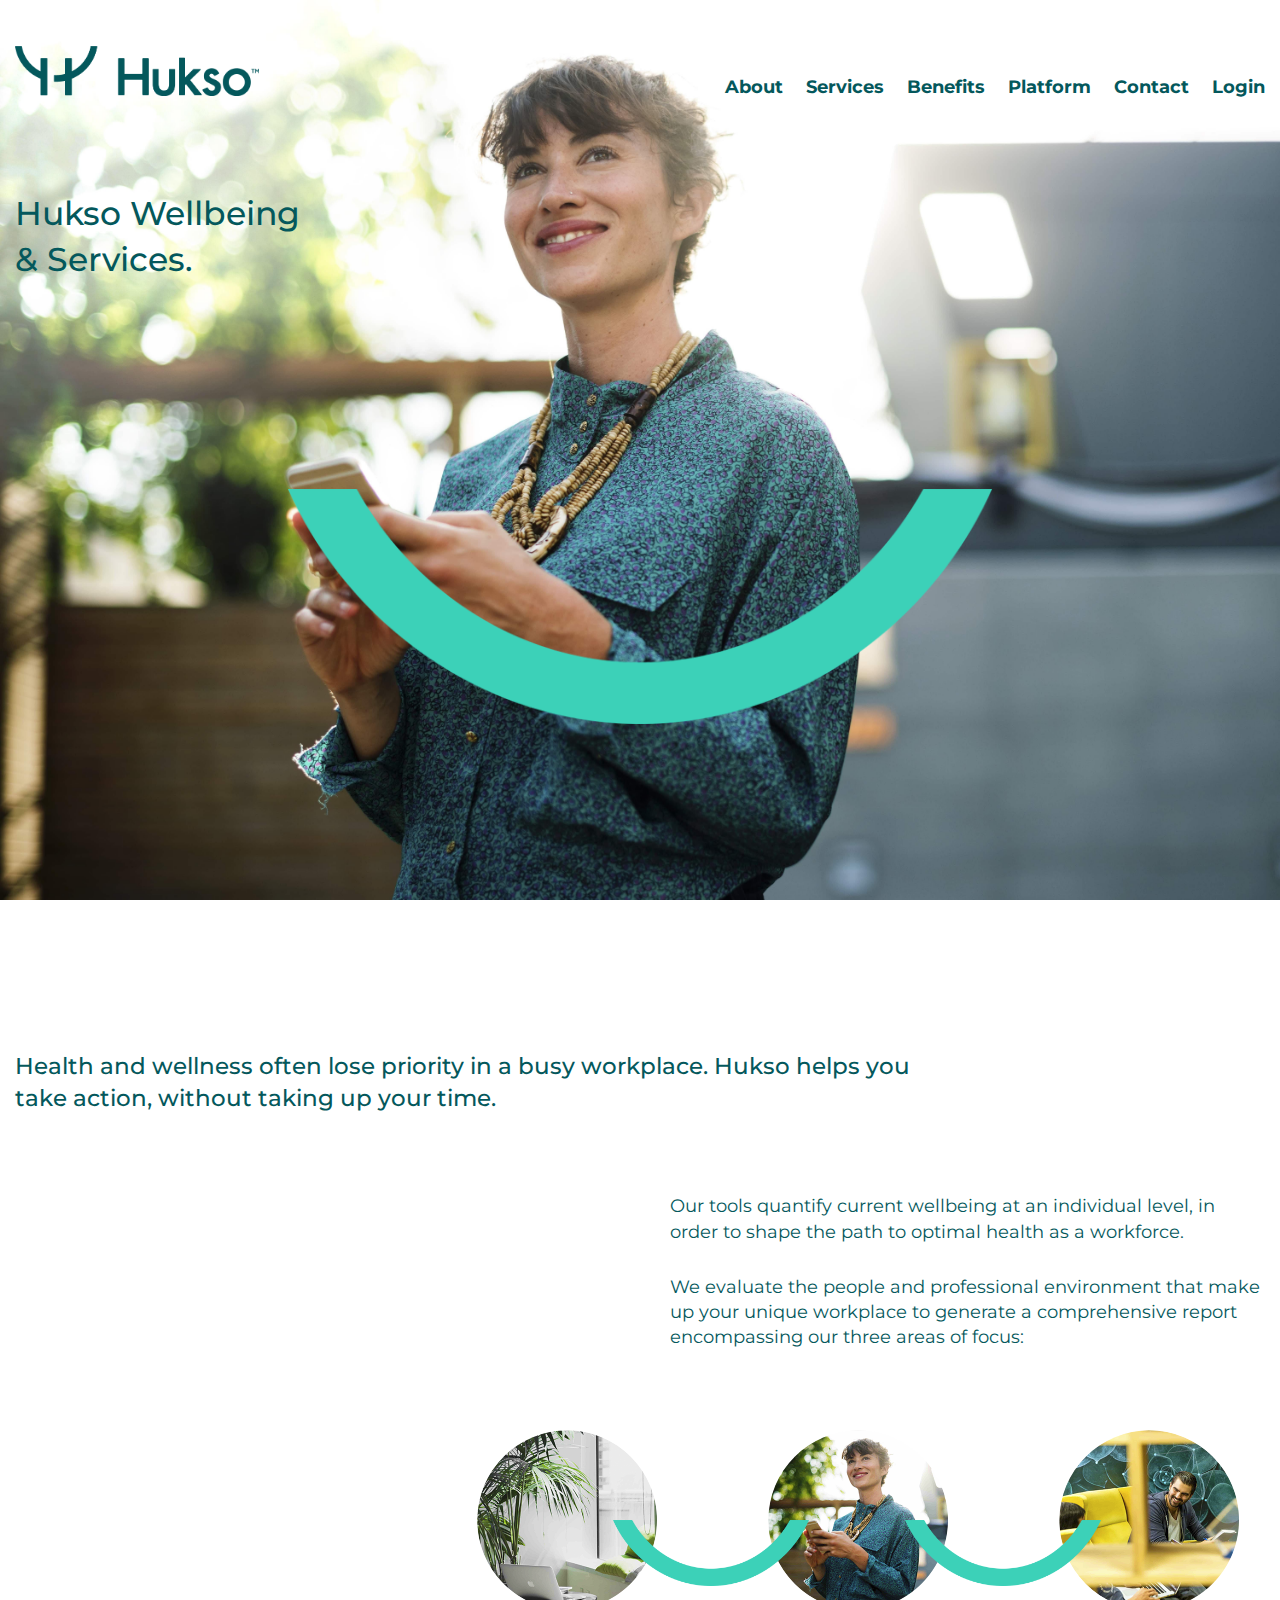
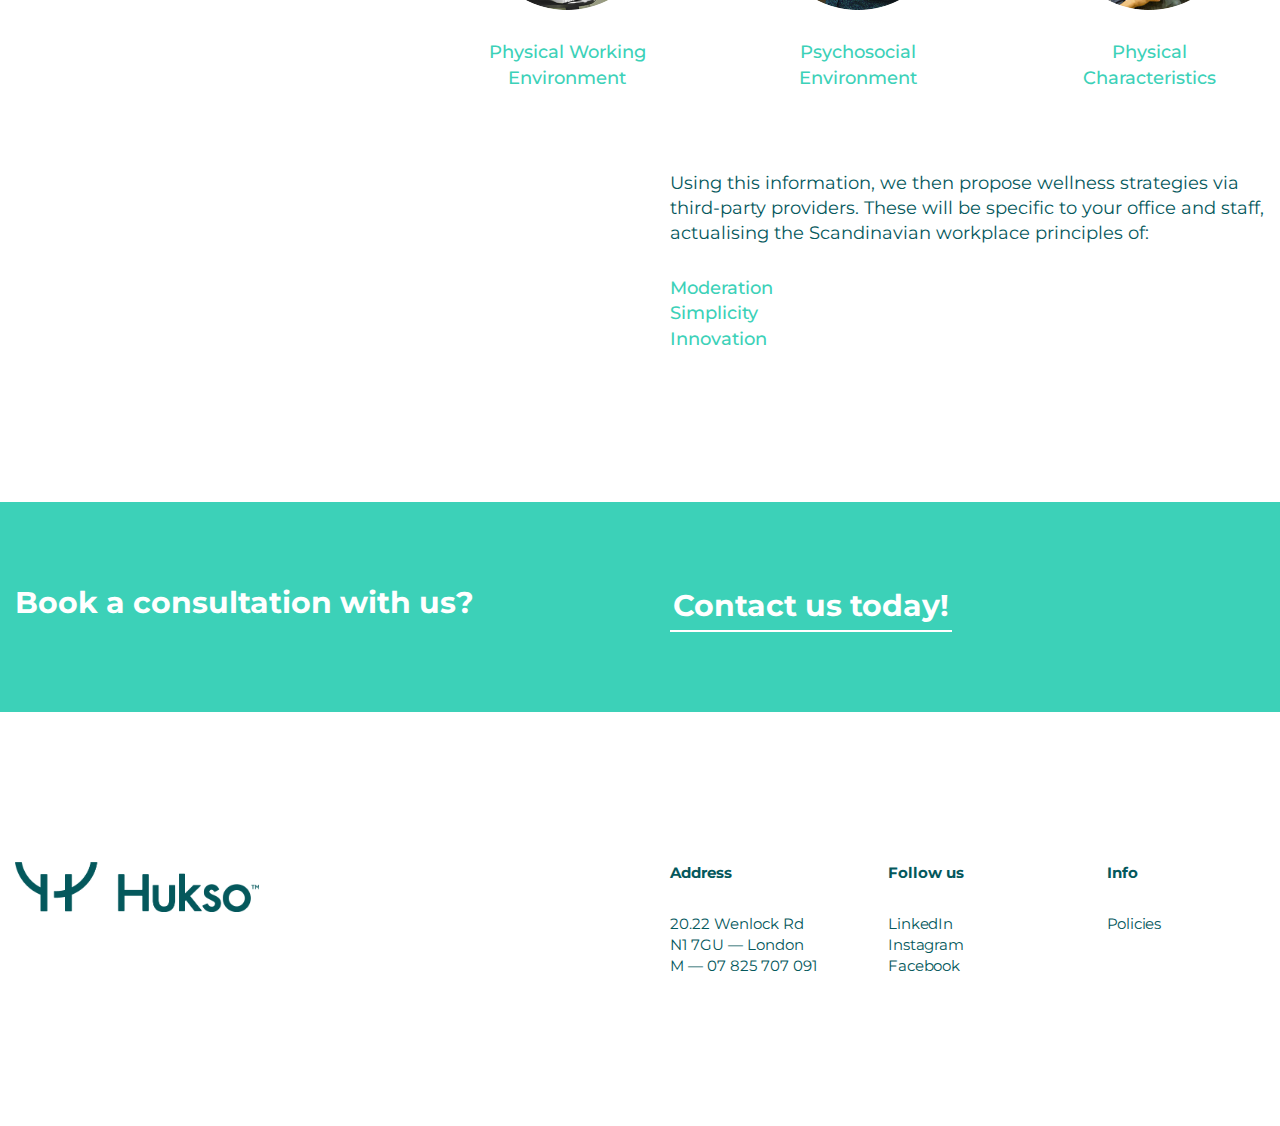
<file: services.html>
<!-- services page -->

<!DOCTYPE html>
<html lang="en">
<head>

	<meta charset="UTF-8">
	
	<meta name="viewport" content="width=device-width, initial-scale=1">

	<meta name="description" content="Health and wellness often lose priority in a busy workplace. Hukso helps you take action, without taking up your time.">

	<!-- favicon -->
	<link rel="icon" href="assets/img/hukso_icon.ico">

	<!-- Custom CSS -->
	<link rel="stylesheet" href="assets/css/style.css">

	<!-- Google fonts -->
	<link href="https://fonts.googleapis.com/css?family=Montserrat:400,500,700" rel="stylesheet"> 

	<title>Services - Hukso</title>

	<!--[if lt IE 9]> <script src="http://html5shim.googlecode.com/svn/trunk/html5.js"></script> <![endif]-->

</head>

<body class="site">

	<!-- header -->
  <header class="header">

  	<div class="row">

  		<div class="col-1-of-4">

	  		<!-- logo -->
				<a href="index.html" class="header__logo-box">

					<img src="assets/img/hukso-logo.png" alt="logo" class="header__logo">

				</a>

			</div>

			<div class="col-3-of-4">

				<div class="navigation">

					<!-- smaller devices navigation -->
					<input type="checkbox" class="navigation__checkbox" id="navi-toggle">
	
					<label for="navi-toggle" class="navigation__button">
						
						<!-- navigation icon -->
						<span class="navigation__icon"></span>

					</label>

					<!-- smaller devices navigation background -->
					<div class="navigation__background">&nbsp;</div>
					
					<!-- navigation links -->
					<nav class="navigation__nav">
						
						<ul class="navigation__list">
							<li class="navigation__item"><a href="about.html" class="navigation__link">about</a></li>
							<li class="navigation__item"><a href="services.html" class="navigation__link">services</a></li>
							<li class="navigation__item"><a href="benefits.html" class="navigation__link">benefits</a></li>
							<li class="navigation__item"><a href="platform.html" class="navigation__link">platform</a></li>
							<li class="navigation__item"><a href="contact.html" class="navigation__link">contact</a></li>
							<li class="navigation__item"><a href="https://hukso.com/signin" class="navigation__link">login</a></li>
						</ul>

					</nav>

				</div>

			</div>
		
		</div>

  </header>

<!-- Services Hero Section -->
<section class="hero hero__services">
	
	<div class="row hero__copy">

		<div class="col-2-of-4">

			<h1 class="heading-primary">

				Hukso Wellbeing <br>&amp; Services.

			</h1>

		</div>
		
	</div>
	
	<div class="hero__smile-box">

		<img src="assets/img/hukso-smile.png" alt="hukso logo" class="hero__smile">
		
	</div>

</section>

<!-- Services Services Section -->
<section class="services-services u-section-padding">

	<div class="row">

		<div class="col-3-of-4">

			<h3 class="heading-tertiary">Health and wellness often lose priority in a busy workplace. Hukso helps you take action, without taking up your time.</h3>

		</div>

	</div>

	<div class="row">

		<div class="col-1-of-2 float-right">
			
			<p class="paragraph">
				Our tools quantify current wellbeing at an individual level, in order to shape the path to optimal health as a workforce. 
			</p>

			<p class="paragraph">
				We evaluate the people and professional environment that make up your unique workplace to generate a comprehensive report encompassing our three areas of focus: 
			</p>

		</div>

	</div>

	<div class="row">

		<div class="col-2-of-3 float-right">
			

				<div class="col-1-of-3">
					
					<div class="round-section round-section__smile">

						<figure class="round-section__shape">

							<img src="assets/img/index-services-1-clipped.png" alt="" class="round-section__img round-section__img--1">

						</figure>

						<h4 class="heading-quaternary">Physical Working  <br>Environment</h4>

					</div>

				</div>

				<div class="col-1-of-3">

					<div class="round-section round-section__smile">

						<figure class="round-section__shape">

							<img src="assets/img/index-services-2-clipped.png" alt="" class="round-section__img round-section__img--2">

						</figure>

						<h4 class="heading-quaternary">Psychosocial  <br>Environment</h4>

					</div>

				</div>

				<div class="col-1-of-3 u-margin-bottom-none">
					
					<div class="round-section">

						<figure class="round-section__shape">

							<img src="assets/img/index-services-3-clipped.png" alt="" class="round-section__img round-section__img--3">

						</figure>

						<h4 class="heading-quaternary">Physical  <br>Characteristics</h4>

					</div>

				</div>


		</div>

	</div>

	<div class="row">

		<div class="col-1-of-2 u-margin-bottom-none float-right">
			
			<p class="paragraph">Using this information, we then propose wellness strategies via third-party providers. These will be specific to your office and staff, actualising the Scandinavian workplace principles of:</p>

			<ul class="corporate-stats-list">
				<li>Moderation</li>
				<li>Simplicity</li>
				<li>Innovation</li>
			</ul>

		</div>
		
	</div>

</section>

<!-- Call To Action -->
<section class="call-to-action">
	
	<div class="row">

		<div class="col-1-of-2">

			<h2 class="heading-secondary u-margin-bottom-none">Book a consultation with us?</h2>

		</div>

		<div class="col-1-of-2 u-margin-bottom-none">

			<a href="contact.html" class="btn-text btn-text--cta">Contact us today!</a>

		</div>

	</div>

</section>

<!-- Footer -->
<footer class="footer u-section-padding">

  <div class="row">

    <div class="col-1-of-2">
      <a href="index.html"><img src="assets/img/hukso-logo.png" alt="logo" class="footer__logo"></a>
    </div>

    <div class="col-1-of-2 u-margin-bottom-none contact-menu">
      
      <div class="col-1-of-3">

        <p class="paragraph u-text-bold">Address</p>

        <ul class="paragraph"> 
          <li>20.22 Wenlock Rd</li>
          <li>N1 7GU &mdash; London</li>          
          <li>M &mdash; 07 825 707 091</li>
        </ul>

      </div>

      <div class="col-1-of-3">
        
        <p class="paragraph u-text-bold">Follow us</p>

        <ul class="paragraph social-media">

          <li><a href="https://uk.linkedin.com/in/ted-mayborn-b1b30913" target="_blank" class="btn-text btn-text--footer">LinkedIn</a></li>

          <li><a href="https://www.instagram.com/hukso/" target="_blank" class="btn-text btn-text--footer">Instagram</a></li>

          <li><a href="https://www.facebook.com/huksoltd/" target="_blank" class="btn-text btn-text--footer">Facebook</a></li>

        </ul>

      </div>

      <div class="col-1-of-3 u-margin-bottom-none">
        
        <p class="paragraph u-text-bold">Info</p>

        <a href="policies.html" class="btn-text btn-text--footer">Policies</a>

      </div>

    </div>

  </div>

</footer>

</body> <!-- end of site -->

</html>
</file>
<file: assets/css/style.css>
/* ANIMATIONS - BASE */
@keyframes moveInLeft {
  0% {
    opacity: 0;
    margin-left: -2rem; }
  80% {
    opacity: 0;
    margin-left: 0.2rem; }
  100% {
    margin-left: 0;
    opacity: 1; } }

@keyframes appear {
  0% {
    opacity: 0; }
  80% {
    opacity: 0; }
  100% {
    opacity: 1; } }

@keyframes moveInBottom {
  0% {
    margin-bottom: 0;
    opacity: 0; }
  80% {
    opacity: 0;
    margin-bottom: 4.2rem; }
  100% {
    margin-bottom: 4rem;
    opacity: 1; } }

/* BASE - BASE */
*,
*::after,
*::before {
  margin: 0px;
  padding: 0px;
  box-sizing: border-box;
  text-decoration: none; }

/* TYPOGRAPHY - BASE*/
/* general typography */
html {
  font-size: 62.5%; }
  @media (min-width: 112.5em) {
    html {
      font-size: 75%; } }
  @media (max-width: 75em), (-ms-high-contrast: none), (-ms-high-contrast: active) {
    html {
      font-size: 56.25%; } }
  @media (max-width: 56.25em) {
    html {
      font-size: 50%; } }
  @media (max-width: 37.5em) {
    html {
      font-size: 43.75%; } }

body {
  font-family: "Montserrat", sans-serif;
  font-weight: 400;
  line-height: 1.4;
  color: #04585c;
  text-rendering: optimizeLegibility; }

.heading-primary {
  font-size: 3.3rem;
  font-weight: 500;
  margin-bottom: 3rem; }
  @media (max-width: 37.5em) {
    .heading-primary {
      font-size: 3rem; } }

.heading-secondary {
  font-size: 3rem;
  font-weight: 700; }

.heading-tertiary {
  font-size: 2.3rem;
  font-weight: 500; }

.heading-quaternary {
  color: #3cd1b8;
  font-size: 1.8rem;
  font-weight: 500; }
  @media (max-width: 37.5em) {
    .heading-quaternary {
      font-size: 2.1rem; } }

.paragraph {
  font-size: 1.8rem; }
  .paragraph:not(:last-child) {
    margin-bottom: 3rem; }
  @media (max-width: 37.5em) {
    .paragraph {
      font-size: 2.1rem; } }

.slash {
  font-weight: 400;
  margin-left: 2px; }

.ceo {
  display: block;
  font-weight: 700; }

.semi-bold {
  font-weight: 500; }

.text-bold {
  font-weight: 700; }

/* index page typography */
@media (max-width: 75em), (-ms-high-contrast: none), (-ms-high-contrast: active) {
  .index-services h4.heading-quaternary {
    text-align: center; } }

.index-benefits__sign {
  font-size: 15rem;
  color: #3cd1b8;
  display: block;
  font-weight: 700;
  padding: 0;
  margin-left: -1rem; }

.index-benefits__list-box--1, .index-benefits__list-box--2 {
  padding-left: 2rem; }

.index-benefits__list {
  list-style: none; }
  .index-benefits__list li {
    padding-bottom: 0.5rem;
    font-weight: 700;
    text-indent: -2rem; }
    .index-benefits__list li::before {
      content: "\2013 \00a0";
      font-weight: 700;
      padding-right: 0.5rem; }

.index-benefits h4.heading-quaternary {
  font-weight: 700; }

/* services page typography */
@media (max-width: 75em), (-ms-high-contrast: none), (-ms-high-contrast: active) {
  .services-services h4.heading-quaternary {
    text-align: center; } }

.corporate-stats-list {
  list-style: none;
  color: #3cd1b8;
  font-size: 1.8rem;
  font-weight: 500;
  letter-spacing: 0rem; }
  @media (max-width: 37.5em) {
    .corporate-stats-list {
      font-size: 2.1rem; } }

/* about page typography */
@media (max-width: 75em), (-ms-high-contrast: none), (-ms-high-contrast: active) {
  .about-team h2.heading-secondary {
    margin-bottom: 8rem; } }

/* contact page typography */
.contact-people a.hukso_email,
.contact-details a.hukso_email {
  font-size: 1.8rem;
  font-weight: 500; }
  @media (max-width: 37.5em) {
    .contact-people a.hukso_email,
    .contact-details a.hukso_email {
      font-size: 2.1rem; } }

.contact-people .hukso_phone,
.contact-details .hukso_phone {
  margin-top: 0.4rem; }

/* policies page typography */
.policies-policies h4.heading-quaternary {
  color: #04585c;
  margin: 3rem 0;
  font-weight: 700; }

.policies-policies__list {
  font-size: 1.8rem;
  padding-left: 1.5rem; }
  @media (max-width: 37.5em) {
    .policies-policies__list {
      font-size: 2.1rem; } }
  .policies-policies__list li {
    margin-bottom: 0.4rem; }

.policies-policies__sub-list {
  margin: 0.4rem 0;
  padding-left: 1.8rem; }

/* call to action typography */
.call-to-action h3.heading-tertiary {
  font-weight: 700; }

@media (max-width: 75em), (-ms-high-contrast: none), (-ms-high-contrast: active) {
  .call-to-action {
    text-align: center; } }

/* footer typography */
@media (max-width: 75em), (-ms-high-contrast: none), (-ms-high-contrast: active) {
  .footer {
    text-align: center; } }

.footer .paragraph {
  font-size: 1.5rem; }
  @media (max-width: 75em), (-ms-high-contrast: none), (-ms-high-contrast: active) {
    .footer .paragraph {
      font-size: 1.8rem; } }

/* utilities classes */
/* typography */
.u-text-center {
  text-align: center; }

.u-text-inline {
  display: inline; }

.u-text-regular {
  font-weight: 400; }

.u-text-semi-bold {
  font-weight: 500; }

.u-text-bold {
  font-weight: 700; }

/* margins */
.u-margin-top-small {
  margin-top: 3rem; }

.u-margin-top-big {
  margin-top: 8rem; }

.u-margin-top-huge {
  margin-top: 10rem; }

.u-margin-bottom-none {
  margin-bottom: 0 !important; }

.u-margin-bottom-small {
  margin-bottom: 3rem; }

.u-margin-bottom-medium {
  margin-bottom: 4rem; }

.u-margin-bottom-big {
  margin-bottom: 6rem; }

.u-margin-bottom-huge {
  margin-bottom: 8rem; }

/* paddings */
.u-section-padding {
  padding: 15rem 0; }
  @media (max-width: 37.5em) {
    .u-section-padding {
      padding: 10rem 0; } }

/* floats / clears */
.clearfix::after {
  content: "";
  display: table;
  clear: both; }

.float-right {
  float: right !important; }

/* BUTTONS COMPONENT */
.btn {
  border: none;
  cursor: pointer; }
  .btn, .btn:link, .btn:visited {
    text-decoration: none;
    padding: 15px 40px;
    display: inline-block;
    transition: all 0.2s;
    position: relative; }
  .btn:hover {
    transform: translatey(-3px); }
  .btn:active, .btn:focus {
    outline: none;
    translate: translatey(-1px); }

.btn-text:link, .btn-text:visited {
  font-size: 2.3rem;
  letter-spacing: -0.02rem;
  font-weight: 700;
  color: #04585c;
  display: inline-block;
  text-decoration: none;
  border-bottom: 1px solid #04585c;
  padding: 0.3rem;
  transition: all 0.2s;
  cursor: pointer; }

.btn-text:hover {
  color: #3cd1b8;
  border-bottom: 1px solid #3cd1b8;
  transform: translateY(-0.2rem) scale(1); }

.btn-text:active {
  transform: translateY(0) scale(1); }

.btn-text--footer:link, .btn-text--footer:visited {
  font-size: 1.5rem;
  display: block;
  border-bottom: none;
  padding: 0;
  font-weight: 400; }
  @media (max-width: 75em), (-ms-high-contrast: none), (-ms-high-contrast: active) {
    .btn-text--footer:link, .btn-text--footer:visited {
      font-size: 1.8rem; } }

.btn-text--cta:link, .btn-text--cta:visited {
  font-size: 3rem;
  font-weight: 700;
  letter-spacing: 0rem;
  color: #fff;
  border-bottom: 2px solid #fff; }

.btn-text--cta:hover {
  transform: translateY(-0.2rem) scale(1.05); }

.btn-text--cta:active {
  transform: translateY(0); }

/* HERO COMPONENT */
.hero {
  padding: 19rem 0 0 0;
  width: 100%;
  min-height: 100vh;
  background-size: cover;
  background-repeat: no-repeat;
  display: flex;
  flex-direction: column; }
  @media screen and (-ms-high-contrast: active), (-ms-high-contrast: none) {
    .hero {
      display: block; } }
  @media (max-width: 75em), (-ms-high-contrast: none), (-ms-high-contrast: active) {
    .hero {
      min-height: 75vh; } }
  @media screen and (max-width: 75em) and (orientation: portrait) {
    .hero {
      min-height: 50vh; } }
  @media (max-width: 37.5em) {
    .hero {
      padding: 16rem 0 0 0;
      min-height: 50vh; } }
  .hero .row {
    margin-bottom: 0 !important; }
    .hero .row .col-2-of-4 {
      margin-bottom: 0 !important; }
  .hero h1.heading-primary {
    animation: 0.5s ease-in 0s normal 1 appear; }
  .hero a.btn-text {
    animation: 1.2s ease-in 0s normal 1 appear; }
  .hero__index {
    background-image: url("../img/index-hero.jpg");
    background-size: cover;
    background-position: center bottom; }
    @media (max-width: 37.5em) {
      .hero__index {
        background-image: url("../img/index-hero-min-small.jpg"); } }
  .hero__about {
    background-image: url("../img/about-hero.jpg");
    background-position: center -760px; }
    @media (max-width: 75em), (-ms-high-contrast: none), (-ms-high-contrast: active) {
      .hero__about {
        background-position: center -470px; } }
    @media (max-width: 56.25em) {
      .hero__about {
        background-position: center -280px; } }
    @media (max-width: 37.5em) {
      .hero__about {
        background-position: center -60px;
        background-image: url("../img/about-hero-min-small.jpg"); } }
    @media (max-width: 21.875em) {
      .hero__about {
        background-position: center -30px; } }
    @media (min-width: 112.5em) {
      .hero__about {
        background-position: center -1000px; } }
    @media (-ms-high-contrast: none), (-ms-high-contrast: active) {
      .hero__about {
        background-position: center -800px; } }
  .hero__services {
    background-size: cover;
    background-image: url("../img/services-hero.jpg");
    background-position: center -400px; }
    @media (max-width: 75em), (-ms-high-contrast: none), (-ms-high-contrast: active) {
      .hero__services {
        background-position: center -250px; } }
    @media (max-width: 56.25em) {
      .hero__services {
        background-position: center -85px; } }
    @media (max-width: 37.5em) {
      .hero__services {
        background-image: url("../img/services-hero-mobile-min-small.jpg");
        background-position: center 70px; } }
    @media (max-width: 21.875em) {
      .hero__services {
        background-position: center 70px; } }
    @media (min-width: 112.5em) {
      .hero__services {
        background-position: center -600px; } }
    @media (-ms-high-contrast: none), (-ms-high-contrast: active) {
      .hero__services {
        background-position: center -350px; } }
  .hero__benefits {
    background-image: url("../img/benefits-hero.jpg");
    background-position: center -700px; }
    @media (max-width: 75em), (-ms-high-contrast: none), (-ms-high-contrast: active) {
      .hero__benefits {
        background-position: center -400px; } }
    @media (max-width: 56.25em) {
      .hero__benefits {
        background-position: center -200px; } }
    @media (max-width: 37.5em) {
      .hero__benefits {
        background-image: url("../img/benefits-hero-mobile-min-small.jpg");
        background-position: center 20px; } }
    @media (max-width: 21.875em) {
      .hero__benefits {
        background-position: center 30px; } }
    @media (min-width: 112.5em) {
      .hero__benefits {
        background-position: center -860px; } }
    @media (-ms-high-contrast: none), (-ms-high-contrast: active) {
      .hero__benefits {
        background-position: center -650px; } }
  .hero__platform {
    background-image: url("../img/platform-hero.jpg");
    background-size: 100% auto;
    background-position: center -140px; }
    @media (max-width: 75em), (-ms-high-contrast: none), (-ms-high-contrast: active) {
      .hero__platform {
        background-position: center -80px; } }
    @media (max-width: 56.25em) {
      .hero__platform {
        background-position: center -30px; } }
    @media (max-width: 37.5em) {
      .hero__platform {
        background-image: url("../img/platform-hero-min-small.jpg");
        background-position: center 70px; } }
    @media (min-width: 112.5em) {
      .hero__platform {
        background-position: center -200px; } }
    @media (-ms-high-contrast: none), (-ms-high-contrast: active) {
      .hero__platform {
        background-position: center -200px; } }
  .hero__copy {
    padding-bottom: 4rem;
    flex: 1 1 50%; }
  .hero__smile-box {
    margin-top: auto;
    width: 100%;
    display: flex;
    justify-content: center;
    flex: 1 1 50%;
    padding-bottom: 4rem; }
  .hero__smile {
    width: 55%;
    align-self: flex-start;
    animation: 0.5s ease-in 0s 1 appear; }
    @media (max-width: 21.875em) {
      .hero__smile {
        width: 40%; } }

/* ROUND SECTION COMPONENT */
.round-section {
  width: 100%;
  margin: 0 auto;
  text-align: center;
  position: relative; }
  .round-section h3 {
    font-weight: 700; }
  .round-section__shape {
    width: 18rem;
    height: 18rem;
    margin: 0 auto 3rem auto;
    -webkit-shape-outside: circle(50% at 50% 50%);
    shape-outside: circle(50% at 50% 50%);
    -webkit-clip-path: circle(50% at 50% 50%);
    clip-path: circle(50% at 50% 50%);
    position: relative;
    transition: all 0.2s; }
  .round-section__smile::after {
    content: "";
    background-image: url("../img/hukso-smile.png");
    background-size: 100%;
    background-repeat: no-repeat;
    display: inline-block;
    width: 85%;
    height: 10rem;
    position: absolute;
    z-index: 9000;
    top: 9rem;
    right: -55%; }
    @media (max-width: 75em), (-ms-high-contrast: none), (-ms-high-contrast: active) {
      .round-section__smile::after {
        display: none; } }
  .round-section__img {
    height: 100%; }

/* TEAM MEMBER COMPONENT */
.team-member {
  width: 100%;
  position: relative;
  transition: all 0.2s; }
  .team-member__link:hover {
    transform: scale(1.01); }
    .team-member__link:hover > a h4.heading-quaternary {
      transform: scale(1.02);
      text-decoration: underline !important; }
  .team-member > a h4.heading-quaternary {
    transition: all 0.2s;
    padding-left: 5rem; }
  @media (max-width: 75em), (-ms-high-contrast: none), (-ms-high-contrast: active) {
    .team-member {
      width: 60%;
      margin: 0 auto 10rem auto; } }
  @media (max-width: 37.5em) {
    .team-member {
      width: 100%; } }
  .team-member__id {
    width: 100%;
    display: table;
    margin-bottom: 3rem; }
  .team-member__shape {
    width: 18rem;
    height: 18rem;
    -webkit-shape-outside: circle(50% at 50% 50%);
    shape-outside: circle(50% at 50% 50%);
    -webkit-clip-path: circle(50% at 50% 50%);
    clip-path: circle(50% at 50% 50%);
    position: relative;
    transition: all 0.2s; }
  .team-member__img {
    height: 100%;
    filter: grayscale(100%); }

  .team-member__name {
    width: 100%;
    vertical-align: middle;
    display: table-cell;
    text-align: left;
    padding-left: 4rem;
    text-decoration: none !important;
    color: #04585c; }
  .team-member__story {
    color: #04585c;
    text-decoration: none !important; }

/* CONTACT MENU COMPONENT */
.contact-menu ul {
  list-style: none; }

@media (max-width: 75em), (-ms-high-contrast: none), (-ms-high-contrast: active) {
  .contact-menu ul.social-media {
    display: flex;
    max-width: 28rem;
    margin: 0 auto;
    justify-content: space-between; } }

.contact-menu a {
  color: #04585c;
  font-weight: 500;
  text-decoration: underline; }

/* GRID - LAYOUT */
.row {
  width: 100%;
  max-width: 125rem;
  margin: 0 auto; }
  .row:not(:last-child) {
    margin-bottom: 8rem; }
  .row::after {
    content: "";
    display: table;
    clear: both; }
  @media (min-width: 112.5em) {
    .row {
      max-width: 70%; } }
  @media (max-width: 75em), (-ms-high-contrast: none), (-ms-high-contrast: active) {
    .row {
      max-width: 85%;
      margin-bottom: 0 !important; } }
  @media (max-width: 37.5em) {
    .row {
      max-width: 90%; } }
  .row [class^="col-"] {
    float: left; }
    .row [class^="col-"]:not(:last-child) {
      margin-right: 6rem; }
    @media (max-width: 75em), (-ms-high-contrast: none), (-ms-high-contrast: active) {
      .row [class^="col-"] {
        float: none !important;
        width: 100% !important;
        margin: 0 auto 8rem 0; } }
  .row .col-1-of-2 {
    width: calc( ( 100% - 6rem ) / 2); }
  .row .col-1-of-3 {
    width: calc( ( 100% - 2 * 6rem ) / 3); }
  .row .col-2-of-3 {
    width: calc( ( 2 * (100% - 2 * 6rem ) / 3 ) + 6rem); }
  .row .col-1-of-4 {
    width: calc( ( 100% - 3 * 6rem ) / 4); }
  .row .col-2-of-4 {
    width: calc( ( 2 * (100% - 3 * 6rem ) / 4 ) + 6rem); }
  .row .col-3-of-4 {
    width: calc( ( 3 * (100% - 3 * 6rem ) / 4 ) + 2 * 6rem); }

/* HEADER - LAYOUT */
.header {
  height: 10rem;
  background-color: rgba(255, 255, 255, 0);
  position: absolute;
  top: 0;
  width: 100%; }
  .header__logo-box {
    width: 100%;
    height: 10rem;
    display: table-cell;
    vertical-align: bottom; }
    @media (max-width: 75em), (-ms-high-contrast: none), (-ms-high-contrast: active) {
      .header__logo-box {
        vertical-align: middle; } }
  @media (max-width: 75em), (-ms-high-contrast: none), (-ms-high-contrast: active) {
    .header {
      position: fixed;
      background-color: rgba(241, 241, 241, 0.96);
      z-index: 900; } }
  .header__logo {
    height: 5rem; }

.navigation {
  float: right;
  display: table;
  /* navigation smaller devices */
  /* navigation icon */
  /* navigation functionality */ }
  .navigation__nav {
    display: table-cell;
    vertical-align: bottom;
    height: 10rem; }
    @media (max-width: 75em), (-ms-high-contrast: none), (-ms-high-contrast: active) {
      .navigation__nav {
        height: 100vh;
        width: 100%;
        opacity: 0;
        visibility: hidden;
        position: fixed;
        top: 0;
        right: 0;
        z-index: 1500;
        transition: all 0.5s; } }
  .navigation__list {
    list-style: none; }
    @media (max-width: 75em), (-ms-high-contrast: none), (-ms-high-contrast: active) {
      .navigation__list {
        text-align: center;
        display: flex;
        flex-flow: column;
        justify-content: space-between;
        height: 50%;
        margin: 0 auto;
        position: absolute;
        top: 50%;
        left: 50%;
        transform: translate(-50%, -50%); } }
    .navigation__list li {
      display: inline-block; }
      .navigation__list li:not(:first-child) {
        margin-left: 2rem; }
      @media (max-width: 75em), (-ms-high-contrast: none), (-ms-high-contrast: active) {
        .navigation__list li:not(:first-child) {
          margin-left: 0; } }
    .navigation__list a {
      text-decoration: none;
      color: #04585c;
      font-size: 1.8rem;
      font-weight: 700;
      text-transform: capitalize;
      transition: all 0.2s; }
      .navigation__list a:hover {
        padding-bottom: 0.2rem;
        border-bottom: 1px solid #04585c;
        filter: brightness(140%); }
      @media (max-width: 75em), (-ms-high-contrast: none), (-ms-high-contrast: active) {
        .navigation__list a {
          font-size: 3rem;
          text-transform: uppercase; } }
  .navigation__checkbox {
    display: none; }
  .navigation__button, .navigation__background {
    background-color: transparent;
    height: 10rem;
    width: 6rem;
    position: absolute;
    top: 0;
    right: 7.5%;
    display: none; }
  .navigation__background {
    z-index: 1000; }
    @media (max-width: 75em), (-ms-high-contrast: none), (-ms-high-contrast: active) {
      .navigation__background {
        display: block;
        transition: all 0.5s; } }
  .navigation__button {
    z-index: 2000;
    text-align: center;
    cursor: pointer; }
    @media (max-width: 75em), (-ms-high-contrast: none), (-ms-high-contrast: active) {
      .navigation__button {
        display: table-cell;
        vertical-align: bottom; } }
  .navigation__icon {
    position: relative;
    top: 50%; }
    .navigation__icon, .navigation__icon::before, .navigation__icon::after {
      display: inline-block;
      width: 4rem;
      height: 2px;
      background-color: #04585c; }
    .navigation__icon::before, .navigation__icon::after {
      content: "";
      position: absolute;
      left: 0;
      transition: all 0.2s; }
    .navigation__icon::before {
      top: -1rem;
      width: 3rem; }
    .navigation__icon::after {
      width: 2rem;
      top: 1rem; }
  .navigation__checkbox:checked + .navigation__button .navigation__icon {
    background-color: transparent; }
    .navigation__checkbox:checked + .navigation__button .navigation__icon::before {
      width: 4rem;
      top: 0;
      transform: rotate(135deg); }
    .navigation__checkbox:checked + .navigation__button .navigation__icon::after {
      width: 4rem;
      top: 0;
      transform: rotate(-135deg); }
  .navigation__checkbox:checked ~ .navigation__background {
    transform: scale(80);
    background-color: none;
    background-image: radial-gradient(#f1f1f1, #eefaf6); }
  .navigation__checkbox:checked ~ .navigation__nav {
    opacity: 1;
    visibility: visible; }

/* CALL TO ACTION - LAYOUT */
.call-to-action {
  padding: 8rem 0;
  background-color: #3cd1b8;
  color: #fff; }
  @media (max-width: 75em), (-ms-high-contrast: none), (-ms-high-contrast: active) {
    .call-to-action .col-1-of-2 {
      margin-bottom: 2rem; } }

/* FOOTER - LAYOUT */
.footer__logo {
  height: 5rem;
  margin-bottom: 5rem; }
  @media (max-width: 75em), (-ms-high-contrast: none), (-ms-high-contrast: active) {
    .footer__logo {
      margin-bottom: 0; } }

/* HOME PAGE - PAGES */
/* Index Services Section */
.index-services {
  background-color: #f1f1f1; }

/* Index Benefits Section */
.index-benefits {
  background-image: url("../img/index-benefits.jpg");
  background-size: cover;
  background-position: left bottom;
  background-repeat: no-repeat; }
  @media (max-width: 75em), (-ms-high-contrast: none), (-ms-high-contrast: active) {
    .index-benefits {
      background-size: 200%;
      background-position: left top; } }
  @media (min-width: 112.5em) {
    .index-benefits {
      background-position: left bottom; } }
  .index-benefits .row {
    margin-bottom: 0; }
    @media (max-width: 75em), (-ms-high-contrast: none), (-ms-high-contrast: active) {
      .index-benefits .row [class^="col-"].benefits-floated {
        float: left !important;
        width: 50% !important; } }
    @media (max-width: 37.5em) {
      .index-benefits .row [class^="col-"].benefits-floated {
        float: none !important;
        width: 100% !important; } }
  @media (max-width: 75em), (-ms-high-contrast: none), (-ms-high-contrast: active) {
    .index-benefits .col-2-of-3,
    .index-benefits .col-1-of-2 {
      margin-bottom: 0; } }
  .index-benefits .col-2-of-3 {
    float: right; }
  .index-benefits .col-1-of-2 {
    padding-left: 4rem; }
    @media (max-width: 75em), (-ms-high-contrast: none), (-ms-high-contrast: active) {
      .index-benefits .col-1-of-2 {
        padding-left: 0; } }

/* Index About Section */
.index-about {
  background-color: #eefaf6; }
  .index-about .row, .index-about a {
    margin-bottom: 0; }
  .index-about .member:hover figure {
    transform: scale(1.02); }
  .index-about .member:hover h4 {
    text-decoration: underline !important; }

/* ABOUT PAGE - PAGES */
.about-team {
  background-color: #eefaf6; }

/* BENEFITS PAGE - PAGES */
@media (max-width: 37.5em) {
  .benefits-benefits span {
    height: 140px; } }

/* CONTACT PAGE - PAGES */
.contact-people {
  background-color: #eefaf6;
  margin-top: 15rem; }
  .contact-people h4 {
    color: #04585c;
    margin-top: 4rem; }
  @media (max-width: 75em), (-ms-high-contrast: none), (-ms-high-contrast: active) {
    .contact-people {
      margin-top: 10rem; } }
  .contact-people img {
    width: 100%; }
  .contact-people__ted {
    filter: grayscale(100%) brightness(120%); }

@media (max-width: 75em), (-ms-high-contrast: none), (-ms-high-contrast: active) {
  .contact-people .row [class^="col-"],
  .contact-details .row [class^="col-"] {
    float: left !important;
    width: calc( ( 100% - 6rem ) / 2) !important;
    margin-bottom: 0; } }

@media (max-width: 37.5em) {
  .contact-people .row [class^="col-"],
  .contact-details .row [class^="col-"] {
    float: none !important;
    width: 60% !important;
    margin-bottom: 8rem;
    margin-left: auto;
    margin-right: auto;
    text-align: center; } }

@media (-ms-high-contrast: none), (-ms-high-contrast: active) {
  .contact-people .row [class^="col-"],
  .contact-details .row [class^="col-"] {
    float: none !important;
    width: 60% !important;
    margin-bottom: 8rem;
    margin-left: auto;
    margin-right: auto;
    text-align: center; } }

@media (max-width: 37.5em) {
  .contact-details__menu {
    font-size: 2.1rem; } }

.contact-details__address {
  list-style-type: none; }

.contact-details__social-media {
  list-style-type: none; }
  @media (max-width: 37.5em) {
    .contact-details__social-media {
      display: flex;
      flex-flow: row;
      justify-content: space-around; } }

  @media (-ms-high-contrast: none), (-ms-high-contrast: active) {
    .contact-details__social-media {
      display: inline-block;
      margin-left: -110px; } }

.contact-details__linkedin {
  background-image: url("../img/linkedin_logo.svg");
  margin-bottom: 2rem; }
  .contact-details__linkedin::after {
    content: "LinkedIn"; }
  .contact-details__linkedin:hover {
    background-image: url("../img/linkedin_logo_light.svg"); }

.contact-details__instagram {
  background-image: url("../img/instagram_logo.svg");
  margin-bottom: 2rem; }
  .contact-details__instagram::after {
    content: "Instagram"; }
  .contact-details__instagram:hover {
    background-image: url("../img/instagram_logo_light.svg"); }

.contact-details__facebook {
  background-image: url("../img/facebook_logo.svg"); }
  .contact-details__facebook::after {
    content: "Facebook"; }
  .contact-details__facebook:hover {
    background-image: url("../img/facebook_logo_light.svg"); }

.contact-details__linkedin, .contact-details__instagram, .contact-details__facebook {
  width: 4rem;
  height: 4rem;
  background-size: cover;
  transition: all 0.2s;
  position: relative; }
  .contact-details__linkedin::after, .contact-details__instagram::after, .contact-details__facebook::after {
    font-size: 1.8rem;
    display: block;
    position: absolute;
    top: 50%;
    left: 6rem;
    transform: translateY(-50%); }
    @media (max-width: 37.5em) {
      .contact-details__linkedin::after, .contact-details__instagram::after, .contact-details__facebook::after {
        content: ""; } }

.hukso_map {
  width: 100%;
  height: 50vh;
  border: 2px solid white; }

/* POLICIES PAGE - PAGES */
.policies-policies {
  margin-top: 15rem;
  background-color: #f1f1f1; }
  @media (max-width: 75em), (-ms-high-contrast: none), (-ms-high-contrast: active) {
    .policies-policies {
      margin-top: 10rem;
      background-color: #fff; } }
</file>
